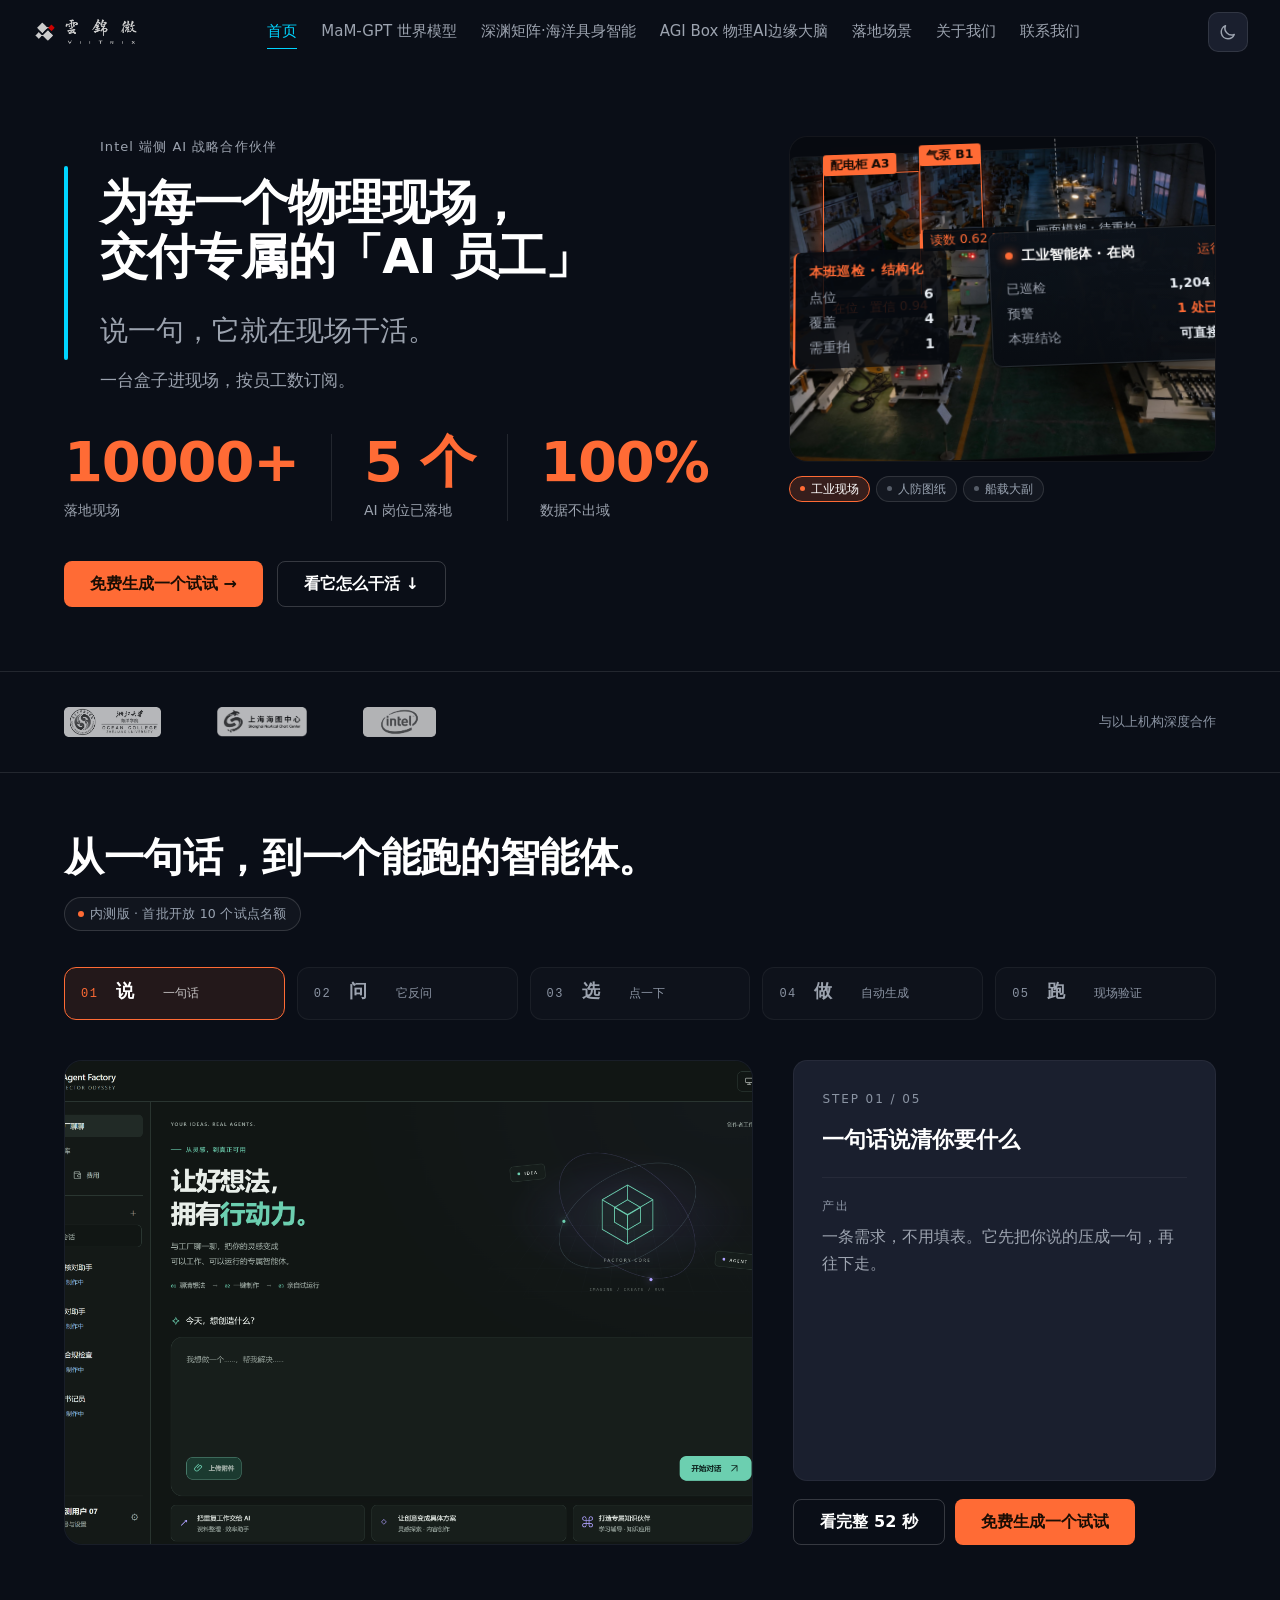
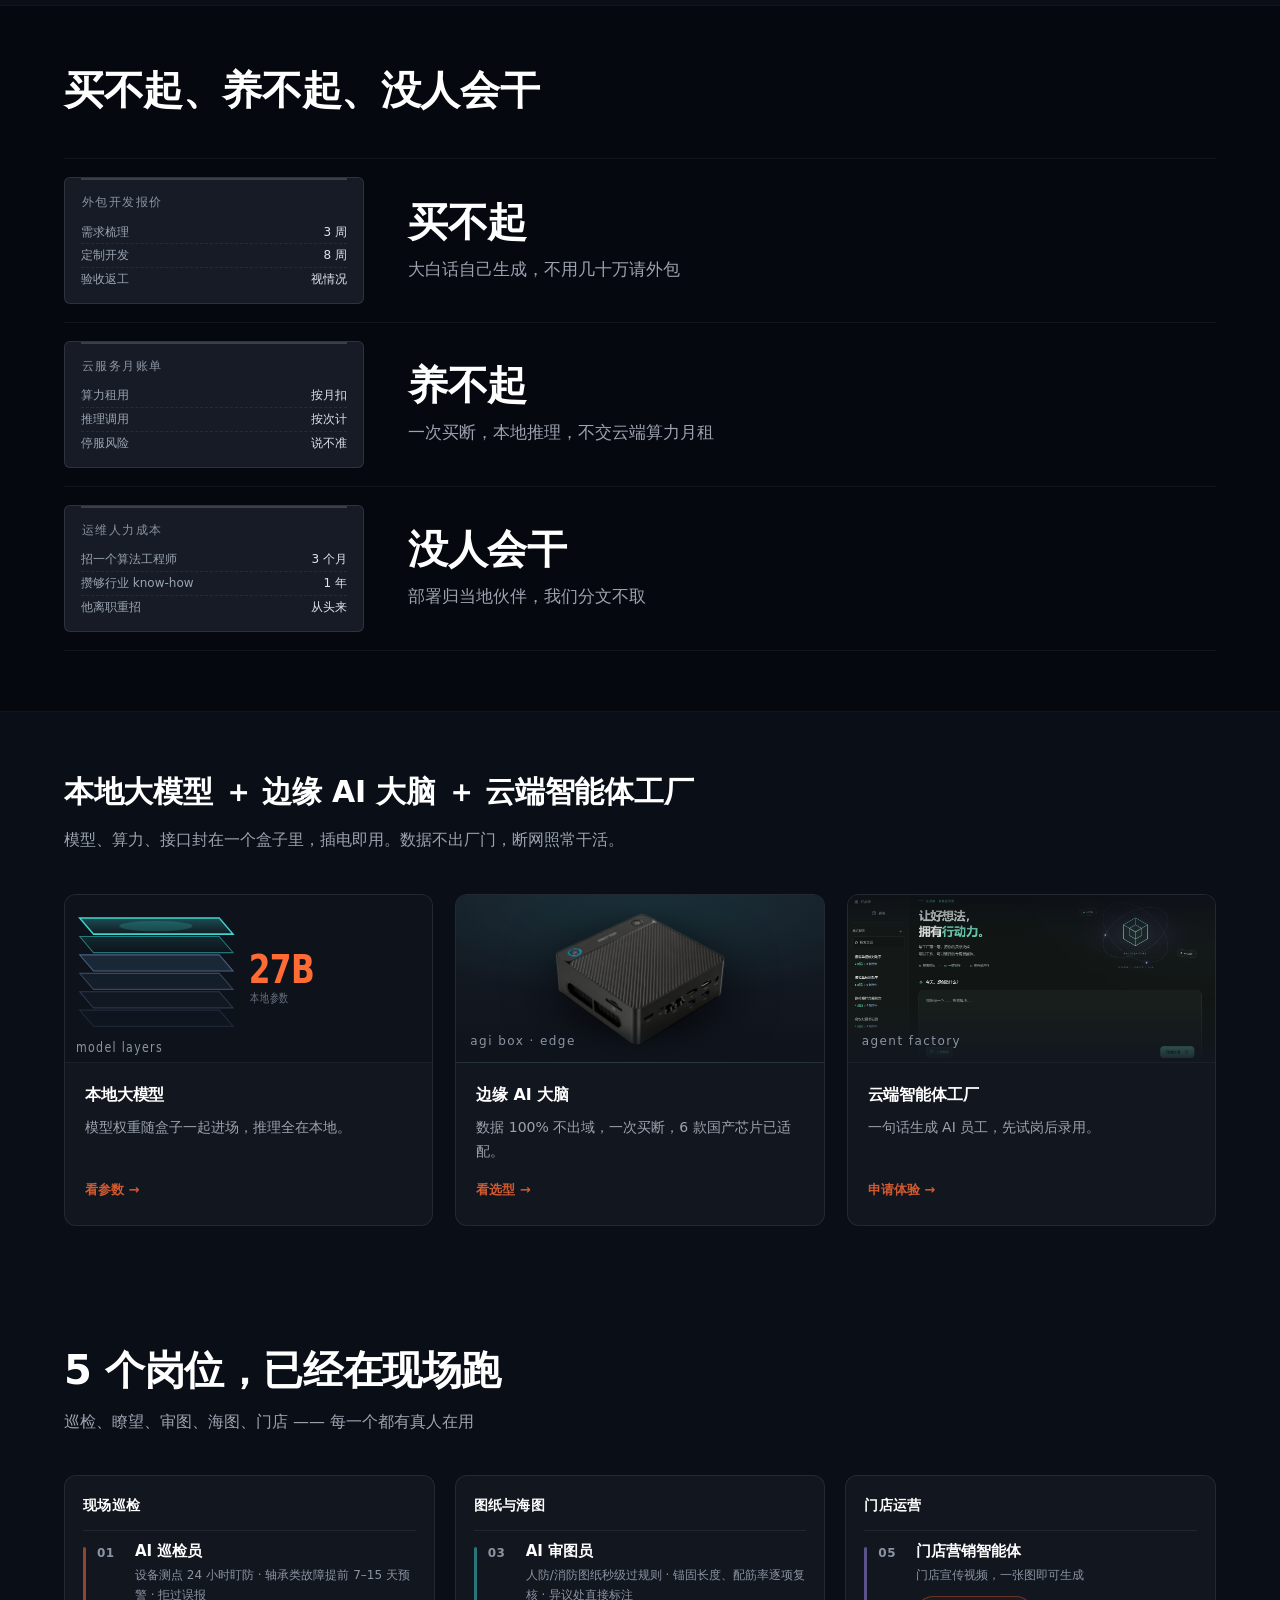
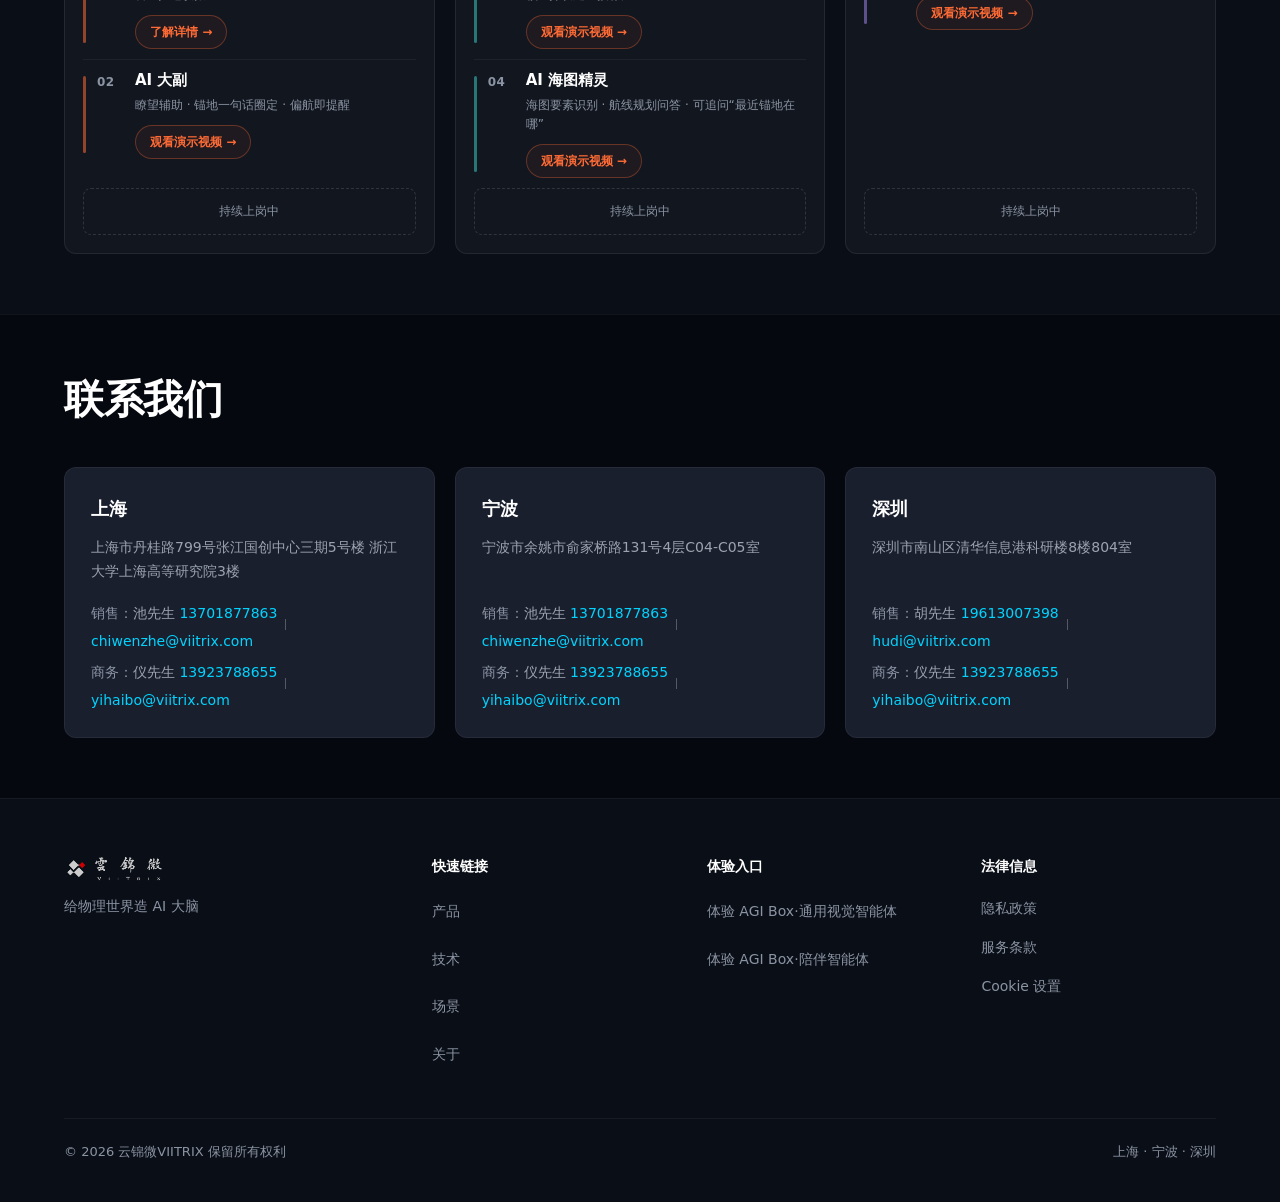
<file: index.html>
<!DOCTYPE html>
<html lang="zh-CN">
<head>
<meta charset="UTF-8">
<meta name="viewport" content="width=device-width, initial-scale=1.0">
<meta name="theme-color" content="#0a0e17">
<title>云锦微 VIITRIX — 为每一个物理现场，交付专属的「AI 员工」</title>
<meta name="description" content="本地大模型＋边缘AI大脑（AGI Box）＋云端智能体工厂。已落地 10000+ 物理现场，数据 100% 不出域。说一句，它就在现场干活。">
<meta property="og:type" content="website">
<meta property="og:title" content="云锦微 VIITRIX — 为每一个物理现场，交付专属的「AI 员工」">
<meta property="og:description" content="本地大模型＋边缘AI大脑（AGI Box）＋云端智能体工厂。已落地 10000+ 物理现场，数据 100% 不出域。">
<meta property="og:image" content="images/scene-industrial.jpg">
<meta property="og:locale" content="zh_CN">
<link rel="icon" href="images/logo.png">
<link rel="stylesheet" href="css/styles.css?v=20261110b">
<script type="application/ld+json">
{
  "@context": "https://schema.org",
  "@type": "Organization",
  "name": "云锦微 VIITRIX",
  "url": "https://www.viitrix.com/",
  "logo": "https://www.viitrix.com/images/logo.png",
  "description": "本地大模型＋边缘AI大脑（AGI Box）＋云端智能体工厂，为物理现场交付专属 AI 员工。",
  "address": [
    {
      "@type": "PostalAddress",
      "addressCountry": "CN",
      "addressRegion": "上海市",
      "addressLocality": "上海",
      "streetAddress": "丹桂路799号张江国创中心三期5号楼 浙江大学上海高等研究院3楼"
    },
    {
      "@type": "PostalAddress",
      "addressCountry": "CN",
      "addressRegion": "浙江省",
      "addressLocality": "宁波",
      "streetAddress": "余姚市俞家桥路131号4层C04-C05室"
    },
    {
      "@type": "PostalAddress",
      "addressCountry": "CN",
      "addressRegion": "广东省",
      "addressLocality": "深圳",
      "streetAddress": "南山区清华信息港科研楼8楼804室"
    }
  ]
}
</script>
</head>
<body>

<!-- ===================== 导航 ===================== -->
<header class="nav" id="nav">
  <div class="container nav-inner">
    <a href="index.html" class="nav-logo">
      <img class="nav-logo-img" src="images/logo.png" alt="云锦微 VIITRIX">
    </a>

    <nav class="nav-links" aria-label="主导航">
      <a href="index.html" class="is-current" aria-current="page">首页</a>
      <a href="investor-mamgpt.html">MaM-GPT 世界模型</a>
      <a href="investor-abyss.html">深渊矩阵·海洋具身智能</a>
      <a href="customer-agibox.html">AGI Box 物理AI边缘大脑</a>
      <a href="scenarios.html">落地场景</a>
      <a href="about.html">关于我们</a>
      <a href="contact.html">联系我们</a>
    </nav>

    <button class="nav-theme" id="theme-toggle-btn" aria-label="切换主题" title="切换主题">
      <svg id="theme-icon-dark" class="theme-ico" fill="none" stroke="currentColor" viewBox="0 0 24 24">
        <path stroke-linecap="round" stroke-linejoin="round" stroke-width="2" d="M20.354 15.354A9 9 0 018.646 3.646 9.003 9.003 0 0012 21a9.003 9.003 0 008.354-5.646z"></path>
      </svg>
      <svg id="theme-icon-light" class="theme-ico is-hidden" fill="none" stroke="currentColor" viewBox="0 0 24 24">
        <path stroke-linecap="round" stroke-linejoin="round" stroke-width="2" d="M12 3v1m0 16v1m9-9h-1M4 12H3m15.364 6.364l-.707-.707M6.343 6.343l-.707-.707m12.728 0l-.707.707M6.343 17.657l-.707.707M16 12a4 4 0 11-8 0 4 4 0 018 0z"></path>
      </svg>
    </button>

    <button class="nav-toggle" id="navToggle" aria-label="展开菜单" aria-expanded="false">
      <svg width="18" height="18" viewBox="0 0 24 24" fill="none" stroke="currentColor" stroke-width="2">
        <path d="M4 6h16M4 12h16M4 18h16"></path>
      </svg>
    </button>
  </div>

  <div class="nav-mobile" id="navMobile">
    <div class="container">
      <a href="index.html" class="is-current" aria-current="page">首页</a>
      <a href="investor-mamgpt.html">MaM-GPT 世界模型</a>
      <a href="investor-abyss.html">深渊矩阵·海洋具身智能</a>
      <a href="customer-agibox.html">AGI Box 物理AI边缘大脑</a>
      <a href="scenarios.html">落地场景</a>
      <a href="about.html">关于我们</a>
      <a href="contact.html">联系我们</a>
      <button class="nav-mobile-theme" id="mobile-theme-toggle">
        <svg id="mobile-theme-icon-dark" class="theme-ico" fill="none" stroke="currentColor" viewBox="0 0 24 24">
          <path stroke-linecap="round" stroke-linejoin="round" stroke-width="2" d="M20.354 15.354A9 9 0 018.646 3.646 9.003 9.003 0 0012 21a9.003 9.003 0 008.354-5.646z"></path>
        </svg>
        <svg id="mobile-theme-icon-light" class="theme-ico is-hidden" fill="none" stroke="currentColor" viewBox="0 0 24 24">
          <path stroke-linecap="round" stroke-linejoin="round" stroke-width="2" d="M12 3v1m0 16v1m9-9h-1M4 12H3m15.364 6.364l-.707-.707M6.343 6.343l-.707-.707m12.728 0l-.707.707M6.343 17.657l-.707.707M16 12a4 4 0 11-8 0 4 4 0 018 0z"></path>
        </svg>
        <span>切换主题</span>
      </button>
    </div>
  </div>
</header>

<main>

<!-- ===================== H1 Hero ===================== -->
<section class="hero" id="hero">
  <div class="container hero-grid">
    <div class="hero-copy">
      <div class="hero-head">
        <span class="hero-decor" aria-hidden="true"></span>
        <p class="eyebrow">Intel 端侧 AI 战略合作伙伴</p>
        <h1 class="hero-title">为每一个物理现场，<br>交付专属的「AI 员工」</h1>

      <p class="hero-result">说一句，它就在现场干活。</p>

      <p class="hero-sub">一台盒子进现场，按员工数订阅。</p>
      </div>

      <div class="hero-stats">
        <div class="hero-stat">
          <strong class="num">10000+</strong>
          <span>落地现场</span>
        </div>
        <div class="hero-stat">
          <strong class="num">5 个</strong>
          <span>AI 岗位已落地</span>
        </div>
        <div class="hero-stat">
          <strong class="num">100%</strong>
          <span>数据不出域</span>
        </div>
      </div>

      <div class="hero-actions">
        <button class="btn btn-primary" data-open-modal>免费生成一个试试 →</button>
        <a class="btn btn-ghost" href="#demo">看它怎么干活 ↓</a>
      </div>
    </div>

    <div class="hero-visual-wrap">
      <div class="hero-visual" id="hero-visual" aria-label="三类现场智能体分层解析演示">
        <div class="hv-stage" id="hvStage"></div>
      </div>
      <div class="hv-dots" id="hvDots"></div>
    </div>
  </div>
</section>

<!-- ===================== 信任条 ===================== -->
<section class="trustbar">
  <div class="container trustbar-inner">
    <div class="trustbar-logos">
      <img src="images/partners/partner-1.png" alt="浙江大学" loading="lazy">
      <img src="images/partners/partner-2.png" alt="交通部上海海图中心" loading="lazy">
      <img src="images/partners/partner-3.png" alt="Intel" loading="lazy">
    </div>
    <p class="trustbar-note">与以上机构深度合作</p>
  </div>
</section>

<!-- ===================== H2 演示区 ===================== -->
<section class="section" id="demo">
  <div class="container">
    <div class="demo-head">
      <h2 class="h2">从一句话，到一个能跑的智能体。</h2>
      <p class="demo-badge">内测版 · 首批开放 10 个试点名额</p>
    </div>

    <div class="demo-tabs" role="tablist" aria-label="生成步骤">
      <button class="demo-tab is-active" role="tab" aria-selected="true" data-step="0">
        <span class="tab-n">01</span><span class="tab-t">说</span><span class="tab-d">一句话</span><span class="tab-bar"></span>
      </button>
      <button class="demo-tab" role="tab" aria-selected="false" data-step="1">
        <span class="tab-n">02</span><span class="tab-t">问</span><span class="tab-d">它反问</span><span class="tab-bar"></span>
      </button>
      <button class="demo-tab" role="tab" aria-selected="false" data-step="2">
        <span class="tab-n">03</span><span class="tab-t">选</span><span class="tab-d">点一下</span><span class="tab-bar"></span>
      </button>
      <button class="demo-tab" role="tab" aria-selected="false" data-step="3">
        <span class="tab-n">04</span><span class="tab-t">做</span><span class="tab-d">自动生成</span><span class="tab-bar"></span>
      </button>
      <button class="demo-tab" role="tab" aria-selected="false" data-step="4">
        <span class="tab-n">05</span><span class="tab-t">跑</span><span class="tab-d">现场验证</span><span class="tab-bar"></span>
      </button>
    </div>

    <div class="demo-grid">
      <div class="demo-media" id="demoMedia">
        <img id="demoShot" src="images/01-idle.png" alt="智能体工厂操作画面：说">
        <video id="demoVideo" muted playsinline preload="none" hidden></video>
      </div>

      <div class="demo-side">
        <div class="demo-card">
          <div class="demo-step-no" id="demoNo">STEP 01 / 05</div>
          <h3 id="demoTitle">一句话说清你要什么</h3>

          <div class="demo-row">
            <div class="demo-row-label">产出</div>
            <p id="demoDesc">一条需求，不用填表。它先把你说的压成一句，再往下走。</p>
          </div>
        </div>

        <div class="demo-side-foot">
          <button class="btn btn-ghost" data-open-film>看完整 52 秒</button>
          <button class="btn btn-primary" data-open-modal>免费生成一个试试</button>
        </div>
      </div>
    </div>
  </div>
</section>

<!-- ===================== H3 三笔账 ===================== -->
<section class="section ledger" id="ledger">
  <div class="container">
    <div class="ledger-head">
      <h2 class="h2">买不起、养不起、没人会干</h2>
    </div>

    <div class="ledger-grid">
      <div class="ledger-row">
        <div class="bill">
          <div class="bill-cap">外包开发报价</div>
          <ul class="bill-lines">
            <li><span>需求梳理</span><b>3 周</b></li>
            <li><span>定制开发</span><b>8 周</b></li>
            <li><span>验收返工</span><b>视情况</b></li>
          </ul>
          
          <div class="bill-stamp">作废</div>
        </div>
        <div class="ledger-say">
          <h3><em>买不起</em></h3>
          <p>大白话自己生成，不用几十万请外包</p>
        </div>
      </div>

      <div class="ledger-row">
        <div class="bill">
          <div class="bill-cap">云服务月账单</div>
          <ul class="bill-lines">
            <li><span>算力租用</span><b>按月扣</b></li>
            <li><span>推理调用</span><b>按次计</b></li>
            <li><span>停服风险</span><b>说不准</b></li>
          </ul>
          
          <div class="bill-stamp">作废</div>
        </div>
        <div class="ledger-say">
          <h3><em>养不起</em></h3>
          <p>一次买断，本地推理，不交云端算力月租</p>
        </div>
      </div>

      <div class="ledger-row">
        <div class="bill">
          <div class="bill-cap">运维人力成本</div>
          <ul class="bill-lines">
            <li><span>招一个算法工程师</span><b>3 个月</b></li>
            <li><span>攒够行业 know-how</span><b>1 年</b></li>
            <li><span>他离职重招</span><b>从头来</b></li>
          </ul>
          
          <div class="bill-stamp">作废</div>
        </div>
        <div class="ledger-say">
          <h3><em>没人会干</em></h3>
          <p>部署归当地伙伴，我们分文不取</p>
        </div>
      </div>
    </div>
  </div>
</section>

<!-- ===================== H4 三位一体 ===================== -->
<section class="section" id="stack">
  <div class="container">
    <div class="stack-head">
      <h2 class="h2">本地大模型 ＋ 边缘 AI 大脑 ＋ 云端智能体工厂</h2>
      <p class="stack-lede">模型、算力、接口封在一个盒子里，插电即用。数据不出厂门，断网照常干活。</p>
    </div>

    <div class="stack-grid">
      <article class="stack-card">
        <div class="sc-visual sc-model">
          <svg viewBox="0 0 400 145" preserveAspectRatio="none" aria-hidden="true">
            <defs>
              <linearGradient id="slabTop" x1="0" y1="0" x2="0" y2="1">
                <stop offset="0" stop-color="#3DD6D0" stop-opacity=".30"/>
                <stop offset="1" stop-color="#3DD6D0" stop-opacity=".04"/>
              </linearGradient>
              <linearGradient id="slab2" x1="0" y1="0" x2="0" y2="1">
                <stop offset="0" stop-color="#3DD6D0" stop-opacity=".12"/>
                <stop offset="1" stop-color="#3DD6D0" stop-opacity="0"/>
              </linearGradient>
            </defs>
            <g transform="translate(12 16)">
              <polygon points="4,84 156,84 171,98 19,98" fill="#111823" stroke="#33415A" stroke-width="1" opacity=".5"/>
              <polygon points="4,68 156,68 171,82 19,82" fill="#131B27" stroke="#3A4A64" stroke-width="1" opacity=".65"/>
              <polygon points="4,52 156,52 171,66 19,66" fill="#16202E" stroke="#42536F" stroke-width="1" opacity=".8"/>
              <polygon points="4,36 156,36 171,50 19,50" fill="#192736" stroke="#4C6080" stroke-width="1"/>
              <polygon points="4,20 156,20 171,34 19,34" fill="url(#slab2)" stroke="#3DD6D0" stroke-width="1" stroke-opacity=".5"/>
              <polygon points="4,4 156,4 171,18 19,18" fill="url(#slabTop)" stroke="#3DD6D0" stroke-width="1.4"/>
              <ellipse cx="87" cy="11" rx="40" ry="4.5" fill="#3DD6D0" opacity=".2"/>
            </g>
            <text x="200" y="76" fill="#FF6B35" font-size="34" font-weight="700" letter-spacing="-0.6">27B</text>
            <text x="202" y="93" fill="#6B7280" font-size="10" letter-spacing=".08em">本地参数</text>
            <text x="12" y="136" fill="#8B94A3" font-size="12" letter-spacing=".12em">model layers</text>
          </svg>
        </div>
        <div class="sc-body">
          <h3>本地大模型</h3>
          <p>模型权重随盒子一起进场，推理全在本地。</p>
          <a href="investor-mamgpt.html">看参数 →</a>
        </div>
      </article>

      <article class="stack-card">
        <div class="sc-visual sc-box">
          <img src="images/products/agibox-thumb.png" alt="AGI Box 边缘 AI 大脑">
          <span class="sc-cap">agi box · edge</span>
        </div>
        <div class="sc-body">
          <h3>边缘 AI 大脑</h3>
          <p>数据 100% 不出域，一次买断，6 款国产芯片已适配。</p>
          <a href="customer-agibox.html">看选型 →</a>
        </div>
      </article>

      <article class="stack-card">
        <div class="sc-visual sc-platform">
          <img src="images/01-idle.png" alt="工厂界面">
          <span class="sc-cap">agent factory</span>
        </div>
        <div class="sc-body">
          <h3>云端智能体工厂</h3>
          <p>一句话生成 AI 员工，先试岗后录用。</p>
          <a href="#lead-modal" data-open-modal>申请体验 →</a>
        </div>
      </article>
    </div>
  </div>
</section>
<!-- ===================== H5 三类员工 ===================== -->
<section class="section" id="proof">
  <div class="container">
    <div class="proof-head">
      <h2 class="h2">5 个岗位，已经在现场跑</h2>
      <p class="proof-lede">巡检、瞭望、审图、海图、门店 —— 每一个都有真人在用</p>
    </div>

    <div class="proof-cats">
      <article class="proof-cat">
        <div class="pc-head">
          <b class="pc-name type-monitor">现场巡检</b>
        </div>
        <ul class="pc-list">
          <li class="proof-item">
            <span class="pi-num">01</span>
            <div class="pi-main">
              <h3>AI 巡检员</h3>
              <p>设备测点 24 小时盯防 · 轴承类故障提前 7–15 天预警 · 拒过误报</p>
              <a class="pi-act" href="videos/proof-1.mp4" target="_blank" rel="noopener">了解详情 →</a>
            </div>
          </li>
          <li class="proof-item">
            <span class="pi-num">02</span>
            <div class="pi-main">
              <h3>AI 大副</h3>
              <p>瞭望辅助 · 锚地一句话圈定 · 偏航即提醒</p>
              <a class="pi-act" href="videos/proof-2.mp4" target="_blank" rel="noopener">观看演示视频 →</a>
            </div>
          </li>
        </ul>
        <div class="pc-ghost">持续上岗中</div>
      </article>

      <article class="proof-cat">
        <div class="pc-head">
          <b class="pc-name type-knowledge">图纸与海图</b>
        </div>
        <ul class="pc-list">
          <li class="proof-item">
            <span class="pi-num">03</span>
            <div class="pi-main">
              <h3>AI 审图员</h3>
              <p>人防/消防图纸秒级过规则 · 锚固长度、配筋率逐项复核 · 异议处直接标注</p>
              <a class="pi-act" href="videos/proof-3.mp4" target="_blank" rel="noopener">观看演示视频 →</a>
            </div>
          </li>
          <li class="proof-item">
            <span class="pi-num">04</span>
            <div class="pi-main">
              <h3>AI 海图精灵</h3>
              <p>海图要素识别 · 航线规划问答 · 可追问“最近锚地在哪”</p>
              <a class="pi-act" href="videos/proof-4.mp4" target="_blank" rel="noopener">观看演示视频 →</a>
            </div>
          </li>
        </ul>
        <div class="pc-ghost">持续上岗中</div>
      </article>

      <article class="proof-cat">
        <div class="pc-head">
          <b class="pc-name type-create">门店运营</b>
        </div>
        <ul class="pc-list">
          <li class="proof-item">
            <span class="pi-num">05</span>
            <div class="pi-main">
              <h3>门店营销智能体</h3>
              <p>门店宣传视频，一张图即可生成</p>
              <a class="pi-act" href="videos/proof-5.mp4" target="_blank" rel="noopener">观看演示视频 →</a>
            </div>
          </li>
        </ul>
        <div class="pc-ghost">持续上岗中</div>
      </article>
    </div>
  </div>
</section>
<!-- ===================== 联系区块 ===================== -->
<section class="section contact" id="contact">
  <div class="container">
    <h2 class="h2">联系我们</h2>

    <div class="contact-grid">
      <div class="contact-card">
        <h3>上海</h3>
        <address>上海市丹桂路799号张江国创中心三期5号楼 浙江大学上海高等研究院3楼</address>
        <div class="contact-lines">
          <p><span>销售：</span>池先生 <a href="tel:13701877863">13701877863</a><span class="sep">|</span><a href="mailto:chiwenzhe@viitrix.com">chiwenzhe@viitrix.com</a></p>
          <p><span>商务：</span>仪先生 <a href="tel:13923788655">13923788655</a><span class="sep">|</span><a href="mailto:yihaibo@viitrix.com">yihaibo@viitrix.com</a></p>
        </div>
      </div>

      <div class="contact-card">
        <h3>宁波</h3>
        <address>宁波市余姚市俞家桥路131号4层C04-C05室</address>
        <div class="contact-lines">
          <p><span>销售：</span>池先生 <a href="tel:13701877863">13701877863</a><span class="sep">|</span><a href="mailto:chiwenzhe@viitrix.com">chiwenzhe@viitrix.com</a></p>
          <p><span>商务：</span>仪先生 <a href="tel:13923788655">13923788655</a><span class="sep">|</span><a href="mailto:yihaibo@viitrix.com">yihaibo@viitrix.com</a></p>
        </div>
      </div>

      <div class="contact-card">
        <h3>深圳</h3>
        <address>深圳市南山区清华信息港科研楼8楼804室</address>
        <div class="contact-lines">
          <p><span>销售：</span>胡先生 <a href="tel:19613007398">19613007398</a><span class="sep">|</span><a href="mailto:hudi@viitrix.com">hudi@viitrix.com</a></p>
          <p><span>商务：</span>仪先生 <a href="tel:13923788655">13923788655</a><span class="sep">|</span><a href="mailto:yihaibo@viitrix.com">yihaibo@viitrix.com</a></p>
        </div>
      </div>
    </div>
  </div>
</section>

</main>

<!-- ===================== 页脚 ===================== -->
<footer class="footer">
  <div class="container">
    <div class="footer-grid">
      <div class="footer-brand">
        <img src="images/logo.png" alt="云锦微 VIITRIX" style="height:28px;width:auto;">
        <p>给物理世界造 AI 大脑</p>
      </div>

      <div class="footer-col">
        <h4>快速链接</h4>
        <ul>
          <li><a href="customer-agibox.html">产品</a></li>
          <li><a href="investor-mamgpt.html">技术</a></li>
          <li><a href="scenarios.html">场景</a></li>
          <li><a href="about.html">关于</a></li>
        </ul>
      </div>

      <div class="footer-col">
        <h4>体验入口</h4>
        <ul>
          <li><a href="zn-claw.html">体验 AGI Box·通用视觉智能体</a></li>
          <li><a href="yinian.html">体验 AGI Box·陪伴智能体</a></li>
        </ul>
      </div>

      <div class="footer-col">
        <h4>法律信息</h4>
        <ul>
          <li><span>隐私政策</span></li>
          <li><span>服务条款</span></li>
          <li><span>Cookie 设置</span></li>
        </ul>
      </div>
    </div>

    <div class="footer-bottom">
      <span>© 2026 云锦微VIITRIX 保留所有权利</span>
      <span>上海 · 宁波 · 深圳</span>
    </div>
  </div>
</footer>

<!-- ===================== 留资弹窗 ===================== -->
<div class="modal" id="lead-modal" role="dialog" aria-modal="true" aria-labelledby="leadTitle">
    <div class="modal-mask" data-close-modal></div>

    <div class="modal-dialog modal-qr">
      <button class="modal-close" data-close-modal aria-label="关闭">
        <svg width="18" height="18" viewBox="0 0 24 24" fill="none" stroke="currentColor" stroke-width="2">
          <path d="M18 6L6 18M6 6l12 12"></path>
        </svg>
      </button>

      <h3 id="leadTitle">加商务微信，直接聊你的现场</h3>
      <p class="modal-desc">扫码添加，备注「现场 + 行业」。工作时间内回复，先聊你的现场，再谈试岗。</p>

      <div class="qr-box">
        <img src="images/qrcode-wechat-business.png" alt="云锦微商务微信二维码" width="248" height="248">
      </div>

      <p class="qr-note">不方便扫码？先看看 <a href="#demo" data-close-modal>它怎么干活</a>，回头再来找我们。</p>
    </div>
  </div>

  <!-- ===================== 视频弹窗 ===================== -->
  <div class="modal" id="film-modal" role="dialog" aria-modal="true" aria-labelledby="filmTitle">
    <div class="modal-mask" data-close-film></div>

    <div class="modal-dialog modal-film">
      <button class="modal-close" data-close-film aria-label="关闭">
        <svg width="18" height="18" viewBox="0 0 24 24" fill="none" stroke="currentColor" stroke-width="2">
          <path d="M18 6L6 18M6 6l12 12"></path>
        </svg>
      </button>

      <div class="film-head">
        <h3 id="filmTitle">从一句话，到一个能跑的智能体</h3>
        <span>52 秒 · 全程实录</span>
      </div>

      <div class="film-box">
        <video id="filmPlayer" controls playsinline preload="metadata" poster="images/25-try-done.png">
          <source src="videos/film-52s.mp4" type="video/mp4">
          你的浏览器不支持视频播放。
        </video>
      </div>

      <p class="film-note">片子里出现的界面、进度和结果都是真实跑出来的，没有剪辑拼接。</p>
    </div>
  </div>

<script>
(function () {
  'use strict';

  /* ---------- 导航 ---------- */
  var nav = document.getElementById('nav');
  var navToggle = document.getElementById('navToggle');
  var navMobile = document.getElementById('navMobile');

  function onScroll() {
    nav.classList.toggle('is-stuck', window.scrollY > 24);
  }
  window.addEventListener('scroll', onScroll, { passive: true });
  onScroll();

  navToggle.addEventListener('click', function () {
    var open = navMobile.classList.toggle('is-open');
    navToggle.setAttribute('aria-expanded', String(open));
  });

  navMobile.addEventListener('click', function (e) {
    if (e.target.tagName === 'A') {
      navMobile.classList.remove('is-open');
      navToggle.setAttribute('aria-expanded', 'false');
    }
  });

  /* ---------- H1 三场景分层抽离（照片 → 粒子取数 → 检出 → 字段 → 员工） ---------- */
  var HV_CFG = [
    {
      img: 'images/scene-industrial.jpg', op: '50% 50%', c: '#FF6B35',
      alt: '工业现场车间俯瞰',
      frames: [
        { x: 10, y: 24, w: 22, h: 40, label: '配电柜 A3', sub: '在位 · 置信 0.94' },
        { x: 32, y: 22, w: 14, h: 22, label: '气泵 B1', sub: '读数 0.62 MPa' },
        { x: 63, y: 12, w: 19, h: 30, label: '消防栓 D1', sub: '画面模糊 · 待重拍', dim: true }
      ],
      fieldsTitle: '本班巡检 · 结构化',
      fields: [['点位', '6'], ['覆盖', '4'], ['需重拍', '1']],
      agent: {
        name: '工业智能体 · 在岗', st: '运行中',
        lines: [['已巡检', '1,204 测点'], ['预警', '1 处已推送'], ['本班结论', '可直接补拍']]
      }
    },
    {
      img: 'images/scene-cad.jpg', op: '50% 30%', c: '#00D4FF',
      alt: '人防图纸审图画面',
      frames: [
        { x: 30, y: 8, w: 26, h: 26, label: '梁柱节点', sub: '箍筋间距 100' },
        { x: 60, y: 16, w: 24, h: 34, label: '1-1 剖面', sub: '标注不全 · 待确认', dim: true },
        { x: 4, y: 30, w: 26, h: 34, label: '门框墙详图', sub: '配筋 4Φ16 · 合规' },
        { x: 4, y: 74, w: 20, h: 18, label: '锚入长度', sub: '≥ 0.4LaF · 够' }
      ],
      fieldsTitle: '待复核 7',
      fields: [['图纸', '人防结施'], ['构件', '128 个'], ['异议', '7 处'], ['版本', 'V3 · 2026-11']],
      agent: {
        name: '审图智能体 · 在岗', st: '运行中',
        lines: [['已审构件', '128 个'], ['提出问题', '7 处'], ['本图结论', '可出图']]
      }
    },
    {
      img: 'images/scene-marine.jpg', op: '100% 50%', c: '#FFB300',
      alt: '海洋船舶驾驶台黄昏',
      frames: [
        { x: 66, y: 44, w: 31, h: 26, label: '电子海图', sub: '航迹偏右 40m' },
        { x: 34, y: 25, w: 46, h: 25, label: '来船', sub: '距离 0.8 海里' },
        { x: 0, y: 62, w: 27, h: 23, label: '操舵台', sub: '舵角 2° · 手操' }
      ],
      fieldsTitle: '最近来船 0.8 海里',
      fields: [['航段', '锚地进港'], ['能见度', '6 海里'], ['偏航', '1 处'], ['班次', '18:00 - 24:00']],
      agent: {
        name: '大副智能体 · 在岗', st: '运行中',
        lines: [['已记航行', '本轮 46 条'], ['提醒', '1 处偏航'], ['本班结论', '保持手操']]
      }
    }
  ];

  var hvStage = document.getElementById('hvStage');
  var hvScenes = [];
  var hvIndex = 0;
  var hvStatic = false;
  var hvTimers = [];

  function hvLater(fn, ms) { hvTimers.push(window.setTimeout(fn, ms)); }
  function hvClear() { hvTimers.forEach(window.clearTimeout); hvTimers = []; }

  function hvIsStatic() {
    return window.matchMedia('(max-width: 767px), (prefers-reduced-motion: reduce)').matches;
  }

  function hvBuild() {
    if (!hvStage) return;
    var html = '';

    HV_CFG.forEach(function (s, i) {
      html += '<div class="hv-scene' + (i === 0 ? ' is-on' : '') + '" data-i="' + i + '" style="--sc:' + s.c + '">';
      html += '<div class="hv-layer hv-photo"><img src="' + s.img + '" alt="' + s.alt + '" loading="' + (i ? 'lazy' : 'eager') + '" style="object-position:' + s.op + '"></div>';
      html += '<canvas class="hv-layer hv-parts"></canvas>';

      html += '<div class="hv-layer hv-frames">';
      s.frames.forEach(function (f) {
        var cls = 'hv-frm' + (f.dim ? ' is-dim' : '') + (f.x > 54 ? ' is-right' : '');
        html += '<div class="' + cls + '" style="left:' + f.x + '%;top:' + f.y + '%;width:' + f.w + '%;height:' + f.h + '%">' +
          '<b>' + f.label + '</b><i>' + f.sub + '</i></div>';
      });
      html += '</div>';

      html += '<div class="hv-layer hv-fields"><div class="hv-fld"><em>' + s.fieldsTitle + '</em>';
      s.fields.forEach(function (f) {
        html += '<span>' + f[0] + '<b>' + f[1] + '</b></span>';
      });
      html += '</div></div>';

      html += '<div class="hv-layer hv-agent"><div class="hv-agent-card">' +
        '<div class="hv-ah"><i></i><span class="nm">' + s.agent.name + '</span><span class="st">' + s.agent.st + '</span></div>';
      s.agent.lines.forEach(function (l, k) {
        html += '<div class="hv-al' + (k === 1 ? ' bad' : '') + '"><span>' + l[0] + '</span><b>' + l[1] + '</b></div>';
      });
      html += '</div></div>';

      html += '</div>';
    });

    hvStage.innerHTML = html;
    hvScenes = Array.prototype.slice.call(hvStage.querySelectorAll('.hv-scene'));
  }

  function hvBuildParts(scene, cfg) {
    var cv = scene.querySelector('.hv-parts');
    var box = hvStage.getBoundingClientRect();
    var w = Math.max(1, box.width);
    var h = Math.max(1, box.height);
    var dpr = Math.min(2, window.devicePixelRatio || 1);

    cv.width = Math.round(w * dpr);
    cv.height = Math.round(h * dpr);

    var ctx = cv.getContext('2d');
    ctx.setTransform(dpr, 0, 0, dpr, 0, 0);

    var targets = cfg.frames.map(function (f) {
      return { x: (f.x + f.w / 2) / 100 * w, y: (f.y + f.h / 2) / 100 * h };
    });

    var parts = [];
    for (var i = 0; i < 420; i++) {
      var px = Math.random() * w;
      var py = Math.random() * h;
      var best = targets[0];
      var bd = Infinity;

      targets.forEach(function (t) {
        var d = (t.x - px) * (t.x - px) + (t.y - py) * (t.y - py);
        if (d < bd) { bd = d; best = t; }
      });

      parts.push({
        x0: px, y0: py, x: px, y: py,
        tx: best.x + (Math.random() - .5) * 34,
        ty: best.y + (Math.random() - .5) * 34,
        on: false, p: 0, life: 0,
        r: 1 + Math.random() * 1.4
      });
    }

    scene._ctx = ctx;
    scene._w = w;
    scene._h = h;
    scene._parts = parts;
    scene._sc = cfg.c;
  }

  function hvPlayParts(scene) {
    var ctx = scene._ctx;
    if (!ctx) return;

    var w = scene._w;
    var h = scene._h;
    var ps = scene._parts;
    var color = scene._sc;
    var t0 = performance.now();

    cancelAnimationFrame(scene._raf);

    function step(now) {
      var t = (now - t0) / 1000;
      ctx.clearRect(0, 0, w, h);

      var sy = h - (t / 1.05) * h * 1.25;

      if (sy > -70 && sy < h + 70) {
        var g = ctx.createLinearGradient(0, sy - 46, 0, sy + 4);
        g.addColorStop(0, 'rgba(255,255,255,0)');
        g.addColorStop(1, color + '38');
        ctx.fillStyle = g;
        ctx.fillRect(0, sy - 46, w, 50);
        ctx.strokeStyle = color;
        ctx.globalAlpha = .78;
        ctx.lineWidth = 1.4;
        ctx.beginPath();
        ctx.moveTo(0, sy);
        ctx.lineTo(w, sy);
        ctx.stroke();
        ctx.globalAlpha = 1;
      }

      ps.forEach(function (p) {
        if (!p.on && p.y0 > sy) p.on = true;

        if (p.on) {
          p.p = Math.min(1, p.p + 0.018);
          var e = 1 - Math.pow(1 - p.p, 3);
          p.x = p.x0 + (p.tx - p.x0) * e;
          p.y = p.y0 + (p.ty - p.y0) * e;
          p.life = Math.max(0, 1 - Math.max(0, (t - 1.25) / 1.0));
          ctx.globalAlpha = p.life * .92;
          ctx.fillStyle = color;
          ctx.beginPath();
          ctx.arc(p.x, p.y, p.r, 0, 6.2832);
          ctx.fill();
        }
      });

      ctx.globalAlpha = 1;

      if (t < 2.35) {
        scene._raf = requestAnimationFrame(step);
      } else {
        ctx.clearRect(0, 0, w, h);
      }
    }

    scene._raf = requestAnimationFrame(step);
  }

  function hvRun() {
    hvClear();
    if (!hvScenes.length) return;

    hvScenes.forEach(function (el, i) {
      el.classList.toggle('is-on', i === hvIndex);
    });

    var hvDotsEl = document.getElementById('hvDots');
    if (hvDotsEl) {
      Array.prototype.forEach.call(hvDotsEl.querySelectorAll('button'), function (x, i) {
        x.classList.toggle('is-on', i === hvIndex);
      });
    }

    var scene = hvScenes[hvIndex];
    var cfg = HV_CFG[hvIndex];
    var frames = scene.querySelector('.hv-frames');
    var fields = scene.querySelector('.hv-fields');
    var agentEl = scene.querySelector('.hv-agent');
    var boxes = Array.prototype.slice.call(scene.querySelectorAll('.hv-frm'));

    hvStage.classList.remove('is-open');
    hvStage.style.transition = 'none';
    void hvStage.offsetWidth;
    hvStage.style.transition = '';
    frames.classList.remove('is-on');
    fields.classList.remove('is-on');
    agentEl.classList.remove('is-on');
    boxes.forEach(function (b) { b.classList.remove('is-lit'); });

    hvBuildParts(scene, cfg);

    if (hvStatic) {
      hvStage.classList.add('is-open');
      frames.classList.add('is-on');
      fields.classList.add('is-on');
      agentEl.classList.add('is-on');
      boxes.forEach(function (b) { b.classList.add('is-lit'); });
      return;
    }

    hvLater(function () { hvStage.classList.add('is-open'); }, 50);
    hvLater(function () { hvPlayParts(scene); }, 110);
    hvLater(function () { frames.classList.add('is-on'); }, 360);
    boxes.forEach(function (b, i) {
      hvLater(function () { b.classList.add('is-lit'); }, 360 + i * 85);
    });
    hvLater(function () { fields.classList.add('is-on'); }, 620);
    hvLater(function () { agentEl.classList.add('is-on'); }, 760);
    hvLater(function () {
      hvIndex = (hvIndex + 1) % hvScenes.length;
      hvRun();
    }, 6000);
  }

  if (hvStage) {
    hvBuild();
    hvStatic = hvIsStatic();

    var hvDots = document.getElementById('hvDots');
    var hvNames = ['工业现场', '人防图纸', '船载大副'];
    if (hvDots) {
      hvDots.innerHTML = hvNames.map(function (n, i) {
        return '<button type="button" data-hv="' + i + '"' + (i === 0 ? ' class="is-on"' : '') + '>' +
          '<i></i>' + n + '</button>';
      }).join('');
      hvDots.addEventListener('click', function (e) {
        var b = e.target.closest ? e.target.closest('button[data-hv]') : null;
        if (!b) return;
        hvIndex = Number(b.getAttribute('data-hv'));
        hvDots.querySelectorAll('button').forEach(function (x, i) {
          x.classList.toggle('is-on', i === hvIndex);
        });
        hvRun();
      });
    }

    hvRun();

    var hvResizeTimer;
    window.addEventListener('resize', function () {
      window.clearTimeout(hvResizeTimer);
      hvResizeTimer = window.setTimeout(function () {
        hvRun();
      }, 240);
    });
  }

  /* ---------- H2 演示区 ---------- */
  function pad(n) { return n < 10 ? '0' + n : String(n); }

  var STEPS = [
    { k: '说', t: '一句话说清你要什么', d: '一条需求，不用填表。它先把你说的压成一句，再往下走。', m: '约 40 秒', poster: 'images/01-idle.png', src: 'videos/01-say.mp4' },
    { k: '问', t: '拿不准的地方，它只问一个', d: '一轮问答，一次只问一个关键点。你回一句就行。', m: '约 1 分钟', poster: 'images/05-reply-first.png', src: 'videos/02-ask.mp4' },
    { k: '选', t: '拿不准的，你点一个', d: '它把可能性摆成几行，你点一下，它就往下走。', m: '约 10 秒', poster: 'images/13-platform.png', src: 'videos/03-pick.mp4' },
    { k: '做', t: '它真的在做，不是假进度', d: '进度条下面写着：正在读取真实输出。不是转圈动画。', m: '约 9 分钟', poster: 'images/17-progress-12.png', src: 'videos/04-build.mp4' },
    { k: '跑', t: '出来的是能运行的程序，不是文档', d: '三段清单：需重拍、未覆盖、待确认。拿来就能用。', m: '立即可用', poster: 'images/25-try-done.png', src: 'videos/05-run.mp4' }
  ];

  var tabs = Array.prototype.slice.call(document.querySelectorAll('.demo-tab'));
  var media = document.getElementById('demoMedia');
  var shot = document.getElementById('demoShot');
  var video = document.getElementById('demoVideo');
  var noEl = document.getElementById('demoNo');
  var titleEl = document.getElementById('demoTitle');
  var descEl = document.getElementById('demoDesc');
  var active = 0;

  function playVideo(src) {
    if (!src) return;
    video.hidden = false;
    video.classList.remove('is-ready');
    video.onloadeddata = function () {
      video.classList.add('is-ready');
      var p = video.play();
      if (p && p.catch) p.catch(function () {});
    };
    video.onerror = function () {
      video.hidden = true;
      video.classList.remove('is-ready');
    };
    video.src = src;
    video.load();
  }

  function selectStep(i) {
    active = i;
    var s = STEPS[i];

    tabs.forEach(function (t, idx) {
      var on = idx === i;
      t.classList.toggle('is-active', on);
      t.setAttribute('aria-selected', String(on));
      var bar = t.querySelector('.tab-bar');
      if (bar && !on) bar.style.width = '0';
    });

    media.classList.add('is-switching');
    window.setTimeout(function () {
      shot.src = s.poster;
      shot.alt = '智能体工厂操作画面：' + s.k;
      noEl.textContent = 'STEP ' + pad(i + 1) + ' / ' + pad(STEPS.length);
      titleEl.textContent = s.t;
      descEl.textContent = s.d;
      playVideo(s.src);
      media.classList.remove('is-switching');
    }, 120);
  }

  // 进度条：跟着当前段的播放位置走
  video.addEventListener('timeupdate', function () {
    var bar = tabs[active] && tabs[active].querySelector('.tab-bar');
    if (!bar) return;
    var d = video.duration;
    bar.style.width = (d && isFinite(d) ? Math.min(video.currentTime / d, 1) * 100 : 0) + '%';
  });

  // 本段播完自动进下一段，最后一段播完回到第一段
  video.addEventListener('ended', function () {
    selectStep((active + 1) % STEPS.length);
  });

  tabs.forEach(function (t) {
    t.addEventListener('click', function () {
      selectStep(Number(t.getAttribute('data-step')));
    });
  });

  // 进视口后再对第 1 段做预加载；素材缺失也不报错
  if ('IntersectionObserver' in window) {
    var io = new IntersectionObserver(function (entries) {
      entries.forEach(function (entry) {
        if (entry.isIntersecting) {
          video.preload = 'auto';
          playVideo(STEPS[active].src);
          io.disconnect();
        }
      });
    }, { threshold: 0.35 });
    io.observe(media);
  }

  /* ---------- H4 剖视图高亮 ---------- */
  var isoBox = document.querySelector('.stack-iso');
  if (isoBox) {
    var isoHot = function (on) { isoBox.classList.toggle('is-hot', on); };
    isoBox.addEventListener('mouseenter', function () { isoHot(true); });
    isoBox.addEventListener('mouseleave', function () { isoHot(false); });
    document.querySelectorAll('.stack-list li').forEach(function (li, i) {
      li.addEventListener('mouseenter', function () { isoHot(true); });
    });
  }

  /* ---------- 弹窗：商务二维码 / 视频 ---------- */
  var leadModal = document.getElementById('lead-modal');
  var filmModal = document.getElementById('film-modal');
  var filmPlayer = document.getElementById('filmPlayer');
  var lastFocus = null;

  function anyOpen() {
    return (leadModal && leadModal.classList.contains('is-open')) ||
           (filmModal && filmModal.classList.contains('is-open'));
  }

  function unlock() {
    if (!anyOpen()) document.body.classList.remove('is-locked');
  }

  function openLead() {
    lastFocus = document.activeElement;
    leadModal.classList.add('is-open');
    document.body.classList.add('is-locked');
  }

  function closeLead() {
    leadModal.classList.remove('is-open');
    unlock();
    if (lastFocus && lastFocus.focus) lastFocus.focus();
  }

  function openFilm() {
    lastFocus = document.activeElement;
    filmModal.classList.add('is-open');
    document.body.classList.add('is-locked');
    if (filmPlayer) {
      try { filmPlayer.currentTime = 0; } catch (err) {}
      var p = filmPlayer.play();
      if (p && p.catch) p.catch(function () {});
    }
  }

  function closeFilm() {
    filmModal.classList.remove('is-open');
    if (filmPlayer) {
      filmPlayer.pause();
      try { filmPlayer.currentTime = 0; } catch (err) {}
    }
    unlock();
    if (lastFocus && lastFocus.focus) lastFocus.focus();
  }

  Array.prototype.slice.call(document.querySelectorAll('[data-open-modal]')).forEach(function (el) {
    el.addEventListener('click', function (e) { e.preventDefault(); openLead(); });
  });

  Array.prototype.slice.call(document.querySelectorAll('[data-close-modal]')).forEach(function (el) {
    el.addEventListener('click', closeLead);
  });

  Array.prototype.slice.call(document.querySelectorAll('[data-open-film]')).forEach(function (el) {
    el.addEventListener('click', function (e) { e.preventDefault(); openFilm(); });
  });

  Array.prototype.slice.call(document.querySelectorAll('[data-close-film]')).forEach(function (el) {
    el.addEventListener('click', closeFilm);
  });

  document.addEventListener('keydown', function (e) {
    if (e.key !== 'Escape') return;
    if (leadModal.classList.contains('is-open')) closeLead();
    if (filmModal.classList.contains('is-open')) closeFilm();
  });
})();
</script>

<script>
/* 主题切换：与 about.html 等页面同一套（body.light-theme + localStorage viitrix-theme） */
(function () {
  var KEY = 'viitrix-theme';
  var body = document.body;
  var dIcon = document.getElementById('theme-icon-dark');
  var lIcon = document.getElementById('theme-icon-light');
  var mdIcon = document.getElementById('mobile-theme-icon-dark');
  var mlIcon = document.getElementById('mobile-theme-icon-light');

  function paint(isLight) {
    body.classList.toggle('light-theme', isLight);
    var navLogo = document.querySelector(".nav-logo-img");
    if (navLogo) { navLogo.src = isLight ? "images/logo-white.png" : "images/logo.png"; }
    if (dIcon) { dIcon.classList.toggle('is-hidden', isLight); }
    if (lIcon) { lIcon.classList.toggle('is-hidden', !isLight); }
    if (mdIcon) { mdIcon.classList.toggle('is-hidden', isLight); }
    if (mlIcon) { mlIcon.classList.toggle('is-hidden', !isLight); }
  }

  function toggle() {
    var isLight = !body.classList.contains('light-theme');
    paint(isLight);
    try { localStorage.setItem(KEY, isLight ? 'light' : 'dark'); } catch (e) {}
  }

  var saved = null;
  try { saved = localStorage.getItem(KEY); } catch (e) {}
  paint(saved === 'light');

  var a = document.getElementById('theme-toggle-btn');
  var b = document.getElementById('mobile-theme-toggle');
  if (a) { a.addEventListener('click', toggle); }
  if (b) { b.addEventListener('click', toggle); }
})();
</script>
</body>
</html>
</file>
<file: css/styles.css>
/* =========================================================
   云锦微 VIITRIX · 首页 v7
   纯 CSS，无框架。仅暗色。
   ========================================================= */

:root {
    /* 色彩（沿用原 token 名，不新增配色） */
    --bg-primary: #0a0e17;
    --bg-secondary: #05080f;
    --bg-card: #1a1f2e;
    --bg-card-hover: #1f2536;
    --bg-input: #0f1420;
    --text-primary: #ffffff;
    --text-secondary: #9ca3af;
    --text-muted: #8b94a3;
    --accent-orange: #ff6b35;
    --accent-cyan: #00d4ff;
    --border-light: rgba(255, 255, 255, 0.05);
    --border-medium: rgba(255, 255, 255, 0.1);
    --border-strong: rgba(255, 255, 255, 0.18);

    /* 版式 */
    --container: 1200px;
    --gutter: 24px;
    --section-gap: 120px;
    --radius-card: 16px;
    --radius-media: 18px;
}

*,
*::before,
*::after {
    box-sizing: border-box;
}

html {
    -webkit-text-size-adjust: 100%;
    scroll-behavior: smooth;
}

body {
    margin: 0;
    font-family: "PingFang SC", "Microsoft YaHei", system-ui, sans-serif;
    font-size: 17px;
    line-height: 1.7;
    color: var(--text-primary);
    background: var(--bg-primary);
    -webkit-font-smoothing: antialiased;
}

img {
    display: block;
    max-width: 100%;
}

a {
    color: inherit;
    text-decoration: none;
}

button {
    font: inherit;
    color: inherit;
    background: none;
    border: 0;
    cursor: pointer;
}

h1,
h2,
h3,
h4,
p,
ul {
    margin: 0;
}

ul {
    padding: 0;
    list-style: none;
}

:focus-visible {
    outline: 2px solid var(--accent-orange);
    outline-offset: 3px;
}

/* ---------- 布局骨架 ---------- */

.container {
    width: 100%;
    max-width: var(--container);
    margin: 0 auto;
    padding: 0 var(--gutter);
}

.section {
    padding: calc(var(--section-gap) / 2) 0;
}

.eyebrow {
    font-size: 13px;
    letter-spacing: 0.08em;
    color: var(--text-secondary);
}

.h2 {
    font-size: 40px;
    line-height: 1.2;
    font-weight: 700;
    letter-spacing: -0.01em;
}

.lead {
    font-size: 17px;
    line-height: 1.7;
    color: var(--text-secondary);
}

.small {
    font-size: 14px;
    line-height: 1.5;
    color: var(--text-secondary);
}

.num {
    font-size: 56px;
    line-height: 1;
    font-weight: 700;
    color: var(--accent-orange);
    font-variant-numeric: tabular-nums;
    letter-spacing: -0.02em;
}

/* ---------- 按钮 ---------- */

.btn {
    display: inline-flex;
    align-items: center;
    gap: 8px;
    padding: 14px 26px;
    border-radius: 8px;
    font-size: 16px;
    font-weight: 600;
    line-height: 1;
    transition: background 160ms ease, border-color 160ms ease, color 160ms ease;
}

.btn-primary {
    background: var(--accent-orange);
    color: #1a0d04;
}

.btn-primary:hover {
    background: #ff7d4d;
}

.btn-ghost {
    border: 1px solid var(--border-strong);
    color: var(--text-primary);
}

.btn-ghost:hover {
    border-color: var(--text-secondary);
    color: #fff;
    background: rgba(255, 255, 255, .06);
}

/* ---------- 导航 ---------- */

.nav {
    position: fixed;
    inset: 0 0 auto 0;
    z-index: 60;
    height: 64px;
    background: transparent;
    border-bottom: 1px solid transparent;
    transition: background 180ms ease, border-color 180ms ease;
}

.nav.is-stuck {
    background: rgba(10, 14, 23, 0.96);
    border-bottom-color: var(--border-light);
}

.nav-inner {
    height: 100%;
    display: flex;
    align-items: center;
    justify-content: space-between;
    gap: 32px;
}

.nav-logo {
    display: flex;
    align-items: center;
    gap: 10px;
    font-size: 15px;
    font-weight: 600;
    letter-spacing: 0.02em;
}

.nav-logo img {
    height: 30px;
    width: auto;
}

.nav-links {
    display: flex;
    align-items: center;
    gap: 28px;
}

.nav-links a {
    display: inline-block;
    padding: 5px 0;
    font-size: 14px;
    color: var(--text-secondary);
    transition: color 160ms ease;
}

.nav-links a:hover,
.nav-links a.is-active {
    color: var(--text-primary);
}

.nav-cta {
    display: inline-flex;
    align-items: center;
    padding: 9px 18px;
    border-radius: 6px;
    font-size: 14px;
    font-weight: 600;
    border: 1px solid var(--border-strong);
    transition: border-color 160ms ease, background 160ms ease;
}

.nav-cta:hover {
    border-color: var(--accent-orange);
    background: rgba(255, 107, 53, 0.08);
}

.nav-toggle {
    display: none;
    width: 40px;
    height: 40px;
    align-items: center;
    justify-content: center;
    border: 1px solid var(--border-medium);
    border-radius: 6px;
    color: var(--text-secondary);
}

.nav-mobile {
    display: none;
    background: var(--bg-primary);
    border-bottom: 1px solid var(--border-light);
}

.nav-mobile a {
    display: block;
    padding: 14px 0;
    font-size: 15px;
    color: var(--text-secondary);
    border-top: 1px solid var(--border-light);
}

.nav-mobile.is-open {
    display: block;
}

/* ---------- H1 Hero ---------- */

.hero {
    padding: 136px 0 64px;
}

.hero-grid {
    display: grid;
    grid-template-columns: 52fr 48fr;
    gap: 48px;
    align-items: center;
}

.hero-title {
    margin-top: 18px;
    font-size: 56px;
    line-height: 1.12;
    font-weight: 700;
    letter-spacing: -0.02em;
}

.hero-result {
    margin-top: 26px;
    font-size: 28px;
    line-height: 1.5;
    font-weight: 500;
    color: var(--text-secondary);
}

.hero-sub {
    margin-top: 14px;
    font-size: 17px;
    line-height: 1.7;
    color: var(--text-secondary);
    max-width: 30em;
}

.hero-stats {
    display: flex;
    align-items: flex-start;
    margin-top: 40px;
}

.hero-stat {
    flex: 0 0 auto;
    padding-right: 32px;
}

.hero-stat + .hero-stat {
    padding-left: 32px;
    border-left: 1px solid var(--border-medium);
}

.hero-stat .num {
    display: block;
    white-space: nowrap;
}

.hero-stat span {
    display: block;
    margin-top: 10px;
    font-size: 14px;
    line-height: 1.5;
    color: var(--text-secondary);
}

.hero-actions {
    display: flex;
    flex-wrap: wrap;
    gap: 14px;
    margin-top: 40px;
}

/* 右侧：三场景分层抽离（照片 → 粒子取数 → 检出框 → 字段 → AI 员工） */
.hero-visual-wrap {
    align-self: start;
    display: flex;
    flex-direction: column;
    gap: 14px;
    min-width: 0;
}

.hero-visual {
    position: relative;
    align-self: start;
    width: 100%;
    height: 0;
    padding-bottom: 75.76%;
    border-radius: var(--radius-media);
    overflow: hidden;
    background: #070a10;
    border: 1px solid var(--border-light);
    perspective: 1500px;
    perspective-origin: 50% 46%;
}

.hv-dots {
    position: static;
    left: auto;
    top: auto;
    z-index: 6;
    display: flex;
    gap: 6px;
}

.hv-dots button {
    display: inline-flex;
    align-items: center;
    gap: 6px;
    padding: 5px 10px;
    border-radius: 999px;
    border: 1px solid rgba(255, 255, 255, .12);
    background: rgba(255, 255, 255, .04);
    font-size: 12px;
    line-height: 1.2;
    color: #9aa4b2;
    cursor: pointer;
    transition: border-color 160ms ease, background 160ms ease, color 160ms ease;
}

.hv-dots button i {
    width: 5px;
    height: 5px;
    border-radius: 50%;
    background: currentColor;
    opacity: .5;
    transition: background 160ms ease, opacity 160ms ease;
}

.hv-dots button:hover {
    border-color: rgba(255, 255, 255, .32);
    color: #e6ebf3;
}

.hv-dots button.is-on {
    border-color: var(--accent-orange);
    background: rgba(255, 107, 53, .18);
    color: #fff;
}

.hv-dots button.is-on i {
    background: var(--accent-orange);
    opacity: 1;
}

.hv-stage {
    position: absolute;
    inset: 0;
    transform-style: preserve-3d;
    transform: rotateX(0deg);
    transition: transform 720ms cubic-bezier(.4, 0, .2, 1);
    will-change: transform;
}

.hv-stage.is-open {
    transform: rotateX(19deg) rotateZ(-2.2deg);
}

.hv-scene {
    position: absolute;
    inset: 0;
    opacity: 0;
    transform-style: preserve-3d;
    transition: opacity 700ms ease;
    pointer-events: none;
}

.hv-scene.is-on { opacity: 1; }

.hv-layer {
    position: absolute;
    inset: 0;
    opacity: 0;
    transition: opacity 520ms ease, transform 900ms cubic-bezier(.4, 0, .2, 1);
}

/* L0 现场照片：始终可见，是唯一"实拍"层 */
.hv-photo {
    opacity: 1;
    overflow: hidden;
    border-radius: 5px;
    box-shadow: 0 34px 70px -30px #000, 0 0 0 1px rgba(255, 255, 255, .06);
}

.hv-photo img {
    display: block;
    width: 100%;
    height: 100%;
    object-fit: cover;
}

.hv-frames.is-on,
.hv-fields.is-on,
.hv-agent.is-on { opacity: 1; }

.hv-stage.is-open .hv-frames { transform: translate3d(0, -20px, 88px); }
.hv-stage.is-open .hv-fields { transform: translate3d(0, -38px, 168px); }
.hv-stage.is-open .hv-agent { transform: translate3d(0, -44px, 120px); }

/* 检出框 */
.hv-frm {
    position: absolute;
    border: 1.5px solid var(--sc);
    box-shadow: 0 0 0 1px rgba(0, 0, 0, .5), 0 0 24px -8px var(--sc);
    opacity: 0;
    transform: scale(.96);
    transition: opacity 450ms ease, transform 450ms ease;
}

.hv-frm.is-lit { opacity: 1; transform: scale(1); }

.hv-frm.is-dim {
    border-style: dashed;
    border-color: rgba(255, 255, 255, .42);
    box-shadow: none;
}

.hv-frm b,
.hv-frm i {
    position: absolute;
    left: -1px;
    white-space: nowrap;
    border-radius: 3px;
    font-style: normal;
}

.hv-frm b {
    top: -21px;
    padding: 2px 7px;
    font-size: 12px;
    font-weight: 600;
    line-height: 1.5;
    background: var(--sc);
    color: #140a05;
}

.hv-frm i {
    bottom: -20px;
    padding: 2px 7px;
    font-size: 12px;
    line-height: 1.5;
    background: rgba(6, 10, 16, .92);
    color: var(--sc);
    border-left: 2px solid var(--sc);
}

.hv-frm.is-dim b { background: rgba(255, 255, 255, .16); color: #e6ebf2; }
.hv-frm.is-dim i { color: #b9c2ce; border-left-color: rgba(255, 255, 255, .4); }

.hv-frm.is-right b,
.hv-frm.is-right i { left: auto; right: -1px; }

/* 结构化字段卡 */
.hv-fld {
    position: absolute;
    left: 6%;
    bottom: 3%;
    width: 32%;
    padding: 10px 12px;
    border-radius: 6px;
    background: rgba(6, 10, 16, .86);
    border-left: 2px solid var(--sc);
    box-shadow: 0 16px 34px -18px #000;
}

.hv-fld em {
    display: block;
    font-size: 12px;
    font-weight: 600;
    font-style: normal;
    line-height: 1.6;
    letter-spacing: .04em;
    color: var(--sc);
    white-space: nowrap;
}

.hv-fld span {
    display: flex;
    justify-content: space-between;
    gap: 10px;
    margin-top: 5px;
    font-size: 12px;
    line-height: 1.5;
    color: var(--text-secondary);
}

.hv-fld span b { color: #e8edf3; font-weight: 600; }

/* AI 员工卡 */
.hv-agent-card {
    position: absolute;
    left: 47%;
    bottom: 4%;
    width: 246px;
    box-sizing: border-box;
    padding: 12px 14px;
    border-radius: 9px;
    background: linear-gradient(180deg, rgba(12, 18, 26, .97), rgba(8, 12, 18, .97));
    border: 1px solid rgba(255, 255, 255, .1);
    box-shadow: 0 22px 48px -22px #000, 0 0 0 1px rgba(0, 0, 0, .4);
}

.hv-ah { display: flex; align-items: center; gap: 8px; margin-bottom: 9px; }

.hv-ah i {
    width: 7px;
    height: 7px;
    flex: none;
    border-radius: 50%;
    background: var(--sc);
    box-shadow: 0 0 10px var(--sc);
}

.hv-ah .nm { font-size: 13px; font-weight: 700; }

.hv-ah .st {
    margin-left: auto;
    font-size: 12px;
    font-weight: 500;
    letter-spacing: .06em;
    color: var(--sc);
    opacity: .9;
}

.hv-al {
    display: flex;
    justify-content: space-between;
    align-items: baseline;
    gap: 10px;
    padding: 2px 0;
    font-size: 12px;
    color: var(--text-secondary);
}

.hv-al b { font-size: 12px; font-weight: 600; color: #e8edf3; }
.hv-al.bad b { color: var(--sc); }

/* 静态合成：移动端 / 减少动态效果 */
@media (max-width: 767px), (prefers-reduced-motion: reduce) {
    .hero-visual { aspect-ratio: auto; }

    .hv-stage,
    .hv-stage.is-open {
        transform: none !important;
        transition: none;
    }

    .hv-layer,
    .hv-stage.is-open .hv-frames,
    .hv-stage.is-open .hv-fields,
    .hv-stage.is-open .hv-agent {
        transform: none !important;
        transition: none;
    }

    .hv-parts { display: none; }

    .hv-frm,
    .hv-fld,
    .hv-agent-card { transition: none; }

    .hv-frm { opacity: 1; transform: none; }
}

@media (max-width: 767px) {
    .hv-agent-card {
        left: auto;
        right: 12px;
        bottom: 12px;
        width: 200px;
        padding: 10px 12px;
    }

    .hv-ah .nm { font-size: 12px; }
    .hv-al { font-size: 12px; }
    .hv-al b { font-size: 12px; }

    /* 窄屏上图太小，框标签互相压住，只留框线 */
    .hv-frm b,
    .hv-frm i { display: none; }

    .hv-fld { left: 12px; top: 12px; width: 46%; padding: 8px 10px; }
    .hv-fld em { font-size: 12px; }
    .hv-fld span { font-size: 12px; }
}

/* ---------- 信任条 ---------- */

.trustbar {
    border-top: 1px solid var(--border-medium);
    border-bottom: 1px solid var(--border-medium);
}

.trustbar-inner {
    display: flex;
    align-items: center;
    justify-content: space-between;
    gap: 32px;
    height: 100px;
}

.trustbar-logos {
    display: flex;
    align-items: center;
    gap: 56px;
}

.trustbar-logos img {
    height: 30px;
    width: auto;
    border-radius: 4px;
    filter: grayscale(1);
    opacity: 0.7;
    transition: filter 200ms ease, opacity 200ms ease;
}

.trustbar-logos img:hover {
    filter: grayscale(0);
    opacity: 1;
}

.trustbar-note {
    font-size: 13px;
    color: var(--text-muted);
    white-space: nowrap;
}

/* ---------- H2 演示区 ---------- */

.demo-head {
    max-width: 720px;
}

.demo-badge {
    display: inline-flex;
    align-items: center;
    gap: 6px;
    margin-top: 16px;
    padding: 5px 13px;
    font-size: 12.5px;
    letter-spacing: .02em;
    color: #9aa4b2;
    border: 1px solid rgba(255, 255, 255, .14);
    border-radius: 999px;
    background: rgba(255, 255, 255, .03);
}

.demo-badge::before {
    content: "";
    width: 6px;
    height: 6px;
    border-radius: 50%;
    background: #ff6b35;
}

body.light-theme .demo-badge {
    color: #6b7280;
    border-color: rgba(15, 17, 21, .14);
    background: rgba(15, 17, 21, .03);
}

.demo-tabs {
    display: grid;
    grid-template-columns: repeat(5, 1fr);
    gap: 12px;
    margin-top: 36px;
}

.demo-tab {
    position: relative;
    display: flex;
    align-items: baseline;
    gap: 9px;
    padding: 13px 16px 15px;
    border: 1px solid var(--border-light);
    border-radius: 12px;
    background: rgba(255, 255, 255, .02);
    text-align: left;
    overflow: hidden;
    transition: border-color 180ms ease, background 180ms ease;
}

.demo-tab:hover {
    border-color: rgba(255, 255, 255, .22);
    background: rgba(255, 255, 255, .045);
}

.demo-tab .tab-n {
    flex: 0 0 26px;
    font-family: ui-monospace, SFMono-Regular, Menlo, monospace;
    font-size: 12px;
    letter-spacing: .12em;
    color: #8b94a3;
}

.demo-tab .tab-t {
    flex: 0 0 38px;
    font-size: 18px;
    font-weight: 700;
    line-height: 1.1;
    color: var(--text-secondary);
}

.demo-tab .tab-d {
    flex: 1;
    font-size: 12px;
    color: #8b94a3;
}

.demo-tab .tab-bar {
    position: absolute;
    left: 0;
    bottom: 0;
    height: 2px;
    width: 0;
    background: var(--accent-orange);
    transition: width 120ms linear;
}

.demo-tab.is-active {
    border-color: var(--accent-orange);
    background: rgba(255, 107, 53, .10);
}

.demo-tab.is-active .tab-t {
    color: #fff;
}

.demo-tab.is-active .tab-n {
    color: var(--accent-orange);
}

.demo-tab.is-active .tab-d {
    color: rgba(255, 255, 255, .74);
}

.demo-grid {
    display: grid;
    grid-template-columns: 62fr 38fr;
    gap: 40px;
    margin-top: 40px;
    align-items: start;
}

.demo-media {
    position: relative;
    aspect-ratio: 1080 / 760;
    border-radius: var(--radius-media);
    overflow: hidden;
    border: 1px solid var(--border-light);
    background: #0d121c;
    transition: filter 160ms ease;
}

.demo-media.is-switching {
    filter: brightness(.82);
}

.demo-media video,
.demo-media img {
    position: absolute;
    inset: 0;
    width: 100%;
    height: 100%;
    object-fit: cover;
}

.demo-media video {
    opacity: 0;
    transition: opacity 200ms ease;
}

.demo-media video.is-ready {
    opacity: 1;
}

.demo-side {
    display: flex;
    flex-direction: column;
    gap: 18px;
    min-width: 0;
    align-self: stretch;
}

.demo-side-foot {
    display: flex;
    flex-wrap: wrap;
    gap: 10px;
}

.demo-card {
    background: var(--bg-card);
    border: 1px solid var(--border-light);
    border-radius: 14px;
    padding: 28px;
    flex: 1;
}

.demo-step-no {
    font-size: 12px;
    letter-spacing: 0.16em;
    color: var(--text-muted);
    font-variant-numeric: tabular-nums;
}

.demo-card h3 {
    margin-top: 14px;
    font-size: 22px;
    line-height: 1.45;
    font-weight: 700;
}

.demo-row {
    margin-top: 22px;
    padding-top: 18px;
    border-top: 1px solid var(--border-light);
}

.demo-row-label {
    font-size: 12px;
    letter-spacing: 0.12em;
    color: var(--text-muted);
}

.demo-row p {
    margin-top: 6px;
    font-size: 16px;
    line-height: 1.7;
    color: var(--text-secondary);
}


/* ---------- H3 三笔账 ---------- */

.ledger {
    background: var(--bg-secondary);
    border-top: 1px solid var(--border-light);
    border-bottom: 1px solid var(--border-light);
}

.ledger-head {
    max-width: 620px;
}

.ledger-grid {
    margin-top: 44px;
    display: flex;
    flex-direction: column;
}

.ledger-row {
    position: relative;
    display: grid;
    grid-template-columns: 300px 1fr;
    gap: 44px;
    align-items: center;
    padding: 18px 24px 18px 0;
    border-top: 1px solid var(--border-light);
    transition: background 200ms ease;
}

.ledger-row:last-child {
    border-bottom: 1px solid var(--border-light);
}

.ledger-row::before {
    content: '';
    position: absolute;
    left: 0;
    top: 0;
    bottom: 0;
    width: 2px;
    background: var(--accent-orange);
    transform: scaleY(0);
    transform-origin: top;
    transition: transform 240ms ease;
}

.ledger-row:hover {
    background: rgba(255, 255, 255, .022);
}

.ledger-row:hover::before {
    transform: scaleY(1);
}

/* 账单小票 */
.bill {
    position: relative;
    padding: 14px 16px 12px;
    background: #161b25;
    border: 1px solid rgba(255, 255, 255, .1);
    border-radius: 6px;
    transition: transform 240ms ease, border-color 240ms ease, box-shadow 240ms ease;
}

.bill::before {
    content: '';
    position: absolute;
    left: 16px;
    right: 16px;
    top: 0;
    height: 2px;
    background: rgba(255, 255, 255, .16);
}

.bill-cap {
    font-size: 12px;
    letter-spacing: .12em;
    color: #8b94a3;
    text-indent: 1px;
}

.bill-lines {
    margin: 8px 0 0;
    padding: 0;
    list-style: none;
}

.bill-lines li {
    display: flex;
    justify-content: space-between;
    align-items: baseline;
    gap: 14px;
    padding: 3px 0;
    font-size: 12px;
    line-height: 1.4;
    color: #9aa4b2;
    border-top: 1px dashed rgba(255, 255, 255, .07);
}

.bill-lines li:first-child {
    border-top: 0;
}

.bill-lines li b {
    font-weight: 500;
    color: #dfe4ec;
    white-space: nowrap;
}

.bill-foot {
    margin-top: 8px;
    padding-top: 7px;
    border-top: 1px solid rgba(255, 255, 255, .1);
    font-size: 11px;
    line-height: 1.5;
    color: #6f7787;
    text-align: right;
}

.bill-stamp {
    position: absolute;
    right: 14px;
    top: -14px;
    padding: 1px 8px 2px;
    border: 3px solid #ff5a52;
    border-radius: 4px;
    font-size: 16px;
    font-weight: 800;
    letter-spacing: .18em;
    text-indent: .18em;
    color: #ff5a52;
    opacity: 0;
    transform: rotate(-13deg) scale(1.9);
    transition: opacity 130ms ease, transform 220ms cubic-bezier(.2, .9, .3, 1.25);
    pointer-events: none;
}

.ledger-row:hover .bill {
    transform: translateY(-2px);
    border-color: rgba(255, 90, 82, .4);
    box-shadow: 0 10px 26px -14px rgba(0, 0, 0, .9);
}

.ledger-row:hover .bill-stamp {
    opacity: 1;
    transform: rotate(-13deg) scale(1);
}

/* 右侧判词 */
.ledger-say h3 {
    font-size: 40px;
    line-height: 1.1;
    font-weight: 700;
    letter-spacing: -.01em;
}

.ledger-say h3 em {
    font-style: normal;
}

.ledger-say p {
    margin-top: 12px;
    font-size: 17px;
    line-height: 1.55;
    color: var(--text-secondary);
    transition: color 200ms ease;
}

.ledger-row:hover .ledger-say p {
    color: #fff;
}

/* ---------- H4 能力格 ---------- */

.stack-head {
    max-width: 780px;
}

.stack-head .h2 {
    font-size: 30px;
    line-height: 1.36;
}

.stack-lede {
    margin-top: 14px;
    font-size: 16px;
    line-height: 1.72;
    color: var(--text-secondary);
}

.stack-grid {
    display: grid;
    grid-template-columns: repeat(3, 1fr);
    gap: 22px;
    margin-top: 40px;
}

.stack-card {
    display: flex;
    flex-direction: column;
    background: #12161f;
    border: 1px solid rgba(255, 255, 255, .08);
    border-radius: 12px;
    overflow: hidden;
    transition: border-color 260ms ease, transform 260ms ease, box-shadow 260ms ease;
}

.stack-card:hover {
    border-color: rgba(255, 107, 53, .42);
    transform: translateY(-3px);
    box-shadow: 0 18px 40px -26px rgba(0, 0, 0, .95);
}

.sc-visual {
    position: relative;
    height: 168px;
    overflow: hidden;
    border-bottom: 1px solid rgba(255, 255, 255, .06);
    background: #0E131B;
}

.sc-model svg {
    display: block;
    width: 100%;
    height: 100%;
}

.sc-box {
    display: grid;
    place-items: center;
    background:
        radial-gradient(120% 90% at 50% 6%, rgba(61, 214, 208, .12), transparent 62%),
        linear-gradient(180deg, #161C26 0%, #0F141C 100%);
}

.sc-box img {
    height: 148px;
    width: auto;
    object-fit: contain;
    filter: brightness(.94) drop-shadow(0 12px 26px rgba(0, 0, 0, .7));
    transition: transform 420ms cubic-bezier(.2, .8, .3, 1);
}

.sc-box::after {
    content: "";
    position: absolute;
    inset: auto 0 0 0;
    height: 38px;
    background: linear-gradient(180deg, transparent, #0F141C);
    pointer-events: none;
}

.sc-platform img {
    width: 100%;
    height: 100%;
    object-fit: cover;
    object-position: 50% 58%;
    opacity: 1;
    transition: transform 420ms cubic-bezier(.2, .8, .3, 1), opacity 260ms ease;
}

.sc-platform::after {
    content: "";
    position: absolute;
    inset: 0;
    background:
        linear-gradient(180deg, rgba(10, 14, 23, .62) 0%, transparent 26%, transparent 64%, rgba(18, 22, 31, .94) 100%);
    pointer-events: none;
}

.stack-card:hover .sc-box img,
.stack-card:hover .sc-platform img {
    transform: scale(1.04);
}

.stack-card:hover .sc-platform img {
    opacity: 1;
}

.sc-cap {
    position: absolute;
    left: 14px;
    bottom: 11px;
    z-index: 2;
    font-size: 12px;
    letter-spacing: .12em;
    color: #8B94A3;
    pointer-events: none;
}

.sc-body {
    display: flex;
    flex-direction: column;
    flex: 1;
    padding: 18px 20px 20px;
}

.sc-body h3 {
    font-size: 16px;
    font-weight: 600;
    letter-spacing: -.01em;
}

.sc-body p {
    margin-top: 8px;
    font-size: 14px;
    line-height: 1.68;
    color: var(--text-secondary);
}

.sc-body a {
    margin-top: auto;
    padding-top: 16px;
    padding-bottom: 4px;
    font-size: 13px;
    font-weight: 600;
    color: var(--accent-orange);
    opacity: .8;
    transition: opacity 160ms ease, transform 160ms ease;
}

.sc-body a:hover {
    opacity: 1;
}

.stack-card:hover .sc-body a {
    opacity: 1;
    transform: translateX(2px);
}

/* ---------- H5 三类员工 ---------- */

.proof-head {
    max-width: 720px;
}

.proof-lede {
    margin-top: 14px;
    font-size: 16px;
    line-height: 1.7;
    color: var(--text-secondary);
}

.proof-cats {
    display: grid;
    grid-template-columns: repeat(3, 1fr);
    gap: 20px;
    margin-top: 40px;
    align-items: stretch;
}

.proof-cat {
    display: flex;
    flex-direction: column;
    padding: 18px 18px 8px;
    background: #12161f;
    border: 1px solid rgba(255, 255, 255, .08);
    border-radius: 12px;
}

.pc-head {
    display: flex;
    align-items: baseline;
    justify-content: space-between;
    padding-bottom: 12px;
    border-bottom: 1px solid rgba(255, 255, 255, .07);
}

.pc-name {
    font-size: 14px;
    font-weight: 700;
    letter-spacing: .02em;
}

.pc-count {
    font-size: 12px;
    color: #8B94A3;
}

.pc-list {
    margin: 0;
    padding: 0;
    list-style: none;
}

.proof-item {
    position: relative;
    display: grid;
    grid-template-columns: 26px 1fr;
    gap: 12px;
    padding: 10px 0 10px 14px;
    border-bottom: 1px solid rgba(255, 255, 255, .05);
}

.proof-item::before {
    content: "";
    position: absolute;
    left: 0;
    top: 16px;
    bottom: 16px;
    width: 3px;
    border-radius: 2px;
    background: rgba(255, 255, 255, .18);
}

.proof-cat:nth-of-type(1) .proof-item::before { background: rgba(255, 107, 53, .55); }
.proof-cat:nth-of-type(2) .proof-item::before { background: rgba(61, 214, 208, .5); }
.proof-cat:nth-of-type(3) .proof-item::before { background: rgba(167, 139, 250, .5); }

.pc-list .proof-item:last-child {
    border-bottom: 0;
}

.pi-num {
    padding-top: 2px;
    font-size: 12px;
    font-weight: 600;
    letter-spacing: .04em;
    color: #8B94A3;
    font-variant-numeric: tabular-nums;
}


.pi-main h3 {
    font-size: 15px;
    font-weight: 600;
    line-height: 1.35;
}

.pi-main p {
    margin-top: 5px;
    font-size: 12px;
    line-height: 1.6;
    color: #8B94A3;
    display: -webkit-box;
    -webkit-line-clamp: 2;
    -webkit-box-orient: vertical;
    overflow: hidden;
}

.pi-act {
    display: inline-block;
    margin-top: 10px;
    padding: 6px 14px;
    border: 1px solid rgba(255, 107, 53, .32);
    border-radius: 999px;
    font-size: 12px;
    font-weight: 600;
    color: #FF6B35;
    background: rgba(255, 107, 53, .06);
    transition: background 180ms ease, border-color 180ms ease, transform 180ms ease;
}

.pi-act:hover {
    background: rgba(255, 107, 53, .16);
    border-color: rgba(255, 107, 53, .75);
    transform: translateY(-1px);
}


.pc-ghost {
    margin: auto 0 10px;
    padding: 12px;
    border: 1px dashed rgba(255, 255, 255, .13);
    border-radius: 8px;
    font-size: 12px;
    color: #8B94A3;
    text-align: center;
}
/* ---------- 联系区块 ---------- */

.contact {
    background: var(--bg-secondary);
    border-top: 1px solid var(--border-light);
}

.contact-grid {
    display: grid;
    grid-template-columns: repeat(3, 1fr);
    gap: 20px;
    margin-top: 44px;
}

.contact-card {
    background: var(--bg-card);
    border: 1px solid var(--border-light);
    border-radius: 12px;
    padding: 26px;
}

.contact-card h3 {
    font-size: 18px;
    font-weight: 700;
}

.contact-card address {
    margin-top: 12px;
    font-size: 14px;
    line-height: 1.7;
    font-style: normal;
    color: var(--text-secondary);
    min-height: 48px;
}

.contact-lines {
    margin-top: 18px;
    display: grid;
    gap: 8px;
}

.contact-lines p {
    font-size: 14px;
    line-height: 1.6;
    color: var(--text-secondary);
}

.contact-lines .sep {
    display: inline-block;
    width: 1px;
    height: 11px;
    margin: 0 8px;
    font-size: 0;
    line-height: 0;
    color: transparent;
    vertical-align: -1px;
    background: rgba(255, 255, 255, .26);
}

.contact-lines span {
    color: var(--text-muted);
}

.contact-lines a {
    color: var(--accent-cyan);
}

.contact-lines a:hover {
    text-decoration: underline;
}


/* ---------- 页脚 ---------- */

.footer {
    padding: 56px 0 40px;
    border-top: 1px solid var(--border-light);
}

.footer-grid {
    display: grid;
    grid-template-columns: 1.4fr 1fr 1fr 1fr;
    gap: 40px;
}

.footer h4 {
    font-size: 14px;
    font-weight: 600;
    margin-bottom: 14px;
}

.footer-brand p {
    margin-top: 12px;
    font-size: 14px;
    line-height: 1.7;
    color: var(--text-muted);
    max-width: 20em;
}

.footer-col li + li {
    margin-top: 10px;
}

.footer-col a,
.footer-col span {
    font-size: 14px;
    color: var(--text-muted);
    transition: color 160ms ease;
}

.footer-col a {
    display: inline-block;
    padding: 7px 0;
}

.footer-col a:hover {
    color: var(--text-primary);
}

.footer-bottom {
    display: flex;
    align-items: center;
    justify-content: space-between;
    gap: 20px;
    margin-top: 44px;
    padding-top: 22px;
    border-top: 1px solid var(--border-light);
    font-size: 13px;
    color: var(--text-muted);
}

/* ---------- 留资弹窗 ---------- */

.modal {
    position: fixed;
    inset: 0;
    z-index: 100;
    display: none;
    align-items: center;
    justify-content: center;
    padding: 24px;
}

.modal.is-open {
    display: flex;
}

.modal-mask {
    position: absolute;
    inset: 0;
    background: rgba(3, 5, 10, 0.78);
}

.modal-dialog {
    position: relative;
    width: 100%;
    max-width: 520px;
    max-height: calc(100vh - 48px);
    overflow-y: auto;
    background: var(--bg-card);
    border: 1px solid var(--border-medium);
    border-radius: var(--radius-card);
    padding: 36px;
}

.modal-close {
    position: absolute;
    top: 16px;
    right: 16px;
    width: 32px;
    height: 32px;
    display: inline-flex;
    align-items: center;
    justify-content: center;
    border-radius: 6px;
    color: var(--text-muted);
    transition: color 160ms ease, background 160ms ease;
}

.modal-close:hover {
    color: var(--text-primary);
    background: rgba(255, 255, 255, 0.06);
}

.modal-dialog h3 {
    font-size: 24px;
    line-height: 1.35;
    font-weight: 700;
}

.modal-desc {
    margin-top: 10px;
    font-size: 14px;
    line-height: 1.7;
    color: var(--text-secondary);
}

.form {
    margin-top: 26px;
    display: grid;
    gap: 18px;
}

.field label {
    display: block;
    font-size: 13px;
    color: var(--text-secondary);
    margin-bottom: 8px;
}

.field input,
.field select {
    width: 100%;
    padding: 12px 14px;
    font-family: inherit;
    font-size: 15px;
    color: var(--text-primary);
    background: var(--bg-input);
    border: 1px solid var(--border-medium);
    border-radius: 8px;
    transition: border-color 160ms ease;
}

.field input::placeholder {
    color: var(--text-muted);
}

.field input:focus,
.field select:focus {
    outline: none;
    border-color: var(--accent-orange);
}

.field select {
    appearance: none;
    background-image: linear-gradient(45deg, transparent 50%, var(--text-muted) 50%), linear-gradient(135deg, var(--text-muted) 50%, transparent 50%);
    background-position: calc(100% - 18px) 50%, calc(100% - 13px) 50%;
    background-size: 5px 5px, 5px 5px;
    background-repeat: no-repeat;
}

.field-error {
    display: none;
    margin-top: 8px;
    font-size: 13px;
    color: #ff7a5c;
}

.field.has-error input {
    border-color: #ff7a5c;
}

.field.has-error .field-error {
    display: block;
}

.radio-row {
    display: flex;
    gap: 10px;
}

.radio-row label {
    flex: 1;
    display: flex;
    align-items: center;
    gap: 8px;
    padding: 11px 14px;
    font-size: 14px;
    color: var(--text-secondary);
    border: 1px solid var(--border-medium);
    border-radius: 8px;
    cursor: pointer;
    margin: 0;
    transition: border-color 160ms ease, color 160ms ease;
}

.radio-row input {
    width: auto;
    padding: 0;
    accent-color: var(--accent-orange);
}

.radio-row label:has(input:checked) {
    border-color: var(--accent-orange);
    color: var(--text-primary);
}

.form-submit {
    width: 100%;
    justify-content: center;
    margin-top: 4px;
}

.form-success {
    display: none;
    padding: 28px 0 8px;
    text-align: center;
}

.form-success.is-visible {
    display: block;
}

.form-success strong {
    display: block;
    font-size: 20px;
}

.form-success p {
    margin-top: 10px;
    font-size: 14px;
    color: var(--text-secondary);
}

.is-locked {
    overflow: hidden;
}

/* ---------- 二维码弹窗 ---------- */

.modal-qr {
    max-width: 420px;
    text-align: center;
}

.modal-qr h3 {
    font-size: 22px;
    padding: 0 12px;
}

.modal-qr .modal-desc {
    margin-top: 12px;
    padding: 0 6px;
}

.qr-box {
    margin: 24px auto 0;
    width: 248px;
    height: 248px;
    padding: 10px;
    background: #fff;
    border-radius: 14px;
    box-shadow: 0 18px 46px rgba(0, 0, 0, .45);
}

.qr-box img {
    display: block;
    width: 100%;
    height: 100%;
    border-radius: 6px;
}

.qr-note {
    margin-top: 20px;
    font-size: 13px;
    line-height: 1.7;
    color: var(--text-muted);
}

.qr-note a {
    color: var(--accent-cyan);
    border-bottom: 1px solid rgba(0, 212, 255, .35);
    padding-bottom: 1px;
}

/* ---------- 视频弹窗 ---------- */

.modal-film {
    max-width: 520px;
    padding: 22px 22px 18px;
}

.film-head {
    display: flex;
    align-items: baseline;
    flex-wrap: wrap;
    gap: 14px;
    margin-bottom: 18px;
    padding-right: 44px;
}

.film-head h3 {
    font-size: 20px;
}

.film-head span {
    font-family: ui-monospace, SFMono-Regular, Menlo, monospace;
    font-size: 12px;
    letter-spacing: .1em;
    color: var(--text-muted);
}

.film-box {
    background: #000;
    border: 1px solid var(--border-light);
    border-radius: 12px;
    overflow: hidden;
    line-height: 0;
}

.film-box video {
    display: block;
    width: 100%;
    max-height: 74vh;
    background: #000;
}

.film-note {
    margin-top: 14px;
    font-size: 12px;
    line-height: 1.7;
    color: var(--text-muted);
}

/* ---------- 响应式 ---------- */

@media (max-width: 1024px) {
    .hero-grid {
        grid-template-columns: 1fr;
        gap: 40px;
    }

    .hero-title {
        font-size: 48px;
    }

    .stack-head .h2 {
        font-size: 24px;
    }

    .stack-lede {
        font-size: 14.5px;
    }

    .stack-grid {
        grid-template-columns: 1fr;
        gap: 16px;
        margin-top: 28px;
    }

    .sc-visual {
        height: 150px;
    }

    .sc-box img {
        height: 116px;
    }
    .hero-sub {
        max-width: 34em;
    }

    .hero-visual {
        aspect-ratio: 16 / 10;
        min-height: 0;
        align-self: auto;
    }

    .demo-grid {
        gap: 28px;
    }

    .proof-body {
        padding: 22px;
    }
}

@media (max-width: 768px) {
    :root {
        --gutter: 20px;
        --section-gap: 72px;
    }

    body {
        font-size: 16px;
    }

    .nav-links,
    .nav-cta {
        display: none;
    }

    .nav-toggle {
        display: inline-flex;
    }

    .hero {
        padding: 104px 0 48px;
    }

    .hero-grid {
        grid-template-columns: 1fr;
        gap: 36px;
    }

    .hero-title {
        font-size: 32px;
        line-height: 1.2;
        letter-spacing: -0.02em;
    }

    .hero-result {
        font-size: 20px;
        margin-top: 20px;
    }

    .stack-head .h2 {
        font-size: 24px;
    }

    .stack-lede {
        font-size: 14.5px;
    }

    .stack-grid {
        grid-template-columns: 1fr;
        gap: 16px;
        margin-top: 28px;
    }

    .sc-visual {
        height: 150px;
    }

    .sc-box img {
        height: 116px;
    }
    .hero-sub {
        font-size: 15px;
    }

    .hero-stats {
        margin-top: 30px;
    }

    .hero-stat {
        padding-right: 16px;
    }

    .hero-stat + .hero-stat {
        padding-left: 16px;
    }

    .num {
        font-size: 30px;
    }

    .hero-stat span {
        margin-top: 8px;
        font-size: 12px;
    }

    .hero-actions {
        margin-top: 30px;
    }

    .hero-visual {
        aspect-ratio: 4 / 3;
        min-height: 0;
    }

    .btn {
        padding: 13px 22px;
        font-size: 15px;
    }

    .h2 {
        font-size: 28px;
    }

    .trustbar-inner {
        height: auto;
        padding: 24px 0;
        flex-direction: column;
        align-items: flex-start;
        gap: 16px;
    }

    .trustbar-logos {
        gap: 24px;
        flex-wrap: wrap;
    }

    .trustbar-logos img {
        height: 22px;
    }

    /* H2 移动端：五格两列，卡片变矮 */
    .demo-tabs {
        grid-template-columns: repeat(2, 1fr);
        gap: 10px;
        margin-top: 26px;
    }

    .demo-tab {
        padding: 11px 13px 13px;
        gap: 7px;
    }

    .demo-tab .tab-t {
        font-size: 16px;
    }

    .demo-tab .tab-d {
        font-size: 12px;
    }

    .demo-grid {
        grid-template-columns: 1fr;
        gap: 22px;
        margin-top: 26px;
    }

    .demo-card {
        padding: 22px;
    }

    .demo-card h3 {
        font-size: 18px;
    }


    .ledger-grid {
        margin-top: 32px;
    }

    .ledger-row {
        grid-template-columns: 1fr;
        gap: 18px;
        padding: 22px 0;
    }

    .ledger-say h3 {
        font-size: 30px;
    }

    .ledger-say p {
        font-size: 15px;
    }

    .stack-grid {
        grid-template-columns: 1fr;
        gap: 14px;
        margin-top: 32px;
    }

    .stack-card {
        padding: 0;
    }

    .proof-cats {
        grid-template-columns: 1fr;
        gap: 14px;
        margin-top: 32px;
    }

    .contact-grid {
        grid-template-columns: 1fr;
        gap: 14px;
        margin-top: 32px;
    }

    .footer-grid {
        grid-template-columns: 1fr 1fr;
        gap: 32px;
    }

    .footer-bottom {
        flex-direction: column;
        align-items: flex-start;
        gap: 10px;
        margin-top: 32px;
    }

    .modal {
        padding: 16px;
    }

    .modal-dialog {
        max-height: calc(100vh - 32px);
        padding: 26px 22px;
    }

    .modal-dialog h3 {
        font-size: 20px;
    }
}
/* =========================================================
   主题切换按钮（与 about.html 等页面同一套行为）
   ========================================================= */
.is-hidden {
    display: none !important;
}

.nav-theme {
    display: inline-flex;
    align-items: center;
    justify-content: center;
    width: 38px;
    height: 38px;
    flex: 0 0 auto;
    border-radius: 8px;
    border: 1px solid var(--border-medium);
    background: var(--bg-card);
    color: var(--text-secondary);
    cursor: pointer;
    transition: border-color 160ms ease, background 160ms ease, color 160ms ease;
}

.nav-theme:hover {
    border-color: var(--border-strong);
    color: var(--text-primary);
}

.theme-ico {
    width: 18px;
    height: 18px;
    display: block;
}

.nav-mobile-theme {
    display: flex;
    align-items: center;
    justify-content: center;
    gap: 8px;
    width: 100%;
    padding: 14px 0;
    font-size: 15px;
    color: var(--text-secondary);
    border-top: 1px solid var(--border-light);
    background: none;
    cursor: pointer;
}

.nav-burger {
    margin-left: 4px;
}

/* =========================================================
   浅色主题（body.light-theme）
   纯白底 + 灰阶卡片，主色橙不变
   ========================================================= */
body.light-theme {
    --bg-primary: #ffffff;
    --bg-secondary: #f5f5f7;
    --bg-card: #f8f9fa;
    --bg-card-hover: #eef0f2;
    --bg-input: #ffffff;
    --text-primary: #111827;
    --text-secondary: #6b7280;
    --text-muted: #9ca3af;
    --border-light: rgba(0, 0, 0, 0.06);
    --border-medium: rgba(0, 0, 0, 0.1);
    --border-strong: rgba(0, 0, 0, 0.22);
    --accent-cyan: #0088cc;
    color-scheme: light;
}

body.light-theme {
    background: var(--bg-primary);
    color: var(--text-primary);
}
/* =========================================================
   浅色主题：逐块适配
   ========================================================= */





body.light-theme .nav {
    background: rgba(255, 255, 255, 0.88);
    border-bottom: 1px solid var(--border-light);
    backdrop-filter: blur(12px);
}

body.light-theme .nav-theme {
    background: #fff;
}

/* 首屏：场景胶囊 */
body.light-theme .hv-dots button {
    border-color: rgba(15, 17, 21, 0.14);
    background: rgba(15, 17, 21, 0.03);
    color: #4b5563;
}

body.light-theme .hv-dots button:hover {
    border-color: rgba(15, 17, 21, 0.32);
    color: #0f1115;
}

body.light-theme .hv-dots button.is-on {
    border-color: var(--accent-orange);
    background: rgba(255, 107, 53, 0.12);
    color: #b3401a;
}

/* 首屏：媒体白边 + 投影 */
body.light-theme .hero-visual {
    border: 1px solid rgba(15, 17, 21, 0.1);
    box-shadow: 0 26px 60px -30px rgba(15, 17, 21, 0.5);
}

/* ⑦ 三张账单：白纸 + 灰虚线 */
body.light-theme .bill {
    background: #fff;
    border-color: rgba(15, 17, 21, 0.12);
    box-shadow: 0 10px 24px -20px rgba(15, 17, 21, 0.6);
}

body.light-theme .bill::before {
    background: rgba(15, 17, 21, 0.22);
}

body.light-theme .bill-cap {
    color: #6b7280;
}

body.light-theme .bill-lines li {
    border-top-color: rgba(15, 17, 21, 0.1);
    color: #4b5563;
}

body.light-theme .bill-lines li b {
    color: #0f1115;
}

body.light-theme .bill-stamp {
    border-color: #d92d20;
    color: #d92d20;
    box-shadow: 0 4px 14px -6px rgba(217, 45, 32, 0.4), inset 0 0 0 1px rgba(255, 255, 255, 0.75);
}

body.light-theme .ledger-row {
    border-top-color: rgba(15, 17, 21, 0.1);
}

body.light-theme .ledger-row:hover {
    background: rgba(15, 17, 21, 0.02);
}

/* ⑧ 三张能力卡 */
body.light-theme .stack-card {
    background: #fff;
    border-color: rgba(15, 17, 21, 0.1);
}

body.light-theme .stack-card:hover {
    border-color: rgba(255, 107, 53, 0.45);
    box-shadow: 0 18px 40px -26px rgba(15, 17, 21, 0.45);
}

body.light-theme .sc-visual {
    background: #f2f4f7;
}

body.light-theme .sc-cap {
    color: #6b7280;
}

body.light-theme .stack-intro {
    border-top-color: rgba(15, 17, 21, 0.1);
}

body.light-theme .stack-list li {
    border-top-color: rgba(15, 17, 21, 0.08);
}

/* ⑨ 三类员工 */
body.light-theme .proof-cat {
    background: #fff;
    border-color: rgba(15, 17, 21, 0.1);
}

body.light-theme .proof-item {
    border-bottom-color: rgba(15, 17, 21, 0.07);
}

body.light-theme .pc-head {
    border-bottom-color: rgba(15, 17, 21, 0.08);
}

body.light-theme .pc-ghost {
    border-color: rgba(15, 17, 21, 0.16);
    color: #6b7280;
}

/* 弹窗 */
body.light-theme .modal-card,
body.light-theme .modal-panel {
    background: #fff;
    border-color: rgba(15, 17, 21, 0.1);
}

/* 页脚 */
body.light-theme .footer {
    background: #f7f8fa;
    border-top: 1px solid rgba(15, 17, 21, 0.08);
}
/* =========================================================
   浅色主题：第二轮（H2 播放器 / ⑧ 视觉区 / 胶囊按钮）
   ========================================================= */

body.light-theme .nav-cta {
    border-color: rgba(15, 17, 21, 0.24);
    color: #0f1115;
}

/* H2 五个步骤标签 */
body.light-theme .demo-tab {
    background: #ffffff;
    border-color: rgba(15, 17, 21, 0.1);
}

body.light-theme .demo-tab:hover {
    background: #fbfbfc;
    border-color: rgba(15, 17, 21, 0.24);
}

body.light-theme .demo-tab .tab-n,
body.light-theme .demo-tab .tab-d {
    color: #6b7280;
}

body.light-theme .demo-tab .tab-t {
    color: #1f2937;
}

body.light-theme .demo-tab.is-active {
    background: rgba(255, 107, 53, 0.07);
}

body.light-theme .demo-tab.is-active .tab-t {
    color: #b3401a;
}

body.light-theme .demo-tab.is-active .tab-d {
    color: #8a4a2e;
}

/* H2 视频框：白框浅灰底 */
body.light-theme .demo-media {
    background: #eceef2;
    border-color: rgba(15, 17, 21, 0.12);
    box-shadow: 0 22px 50px -32px rgba(15, 17, 21, 0.55);
}

/* ⑧ 三张能力卡的小字：按各自背景取色 */
body.light-theme .sc-model .sc-cap {
    color: #9aa4b2;
}

body.light-theme .sc-box .sc-cap {
    color: #9aa4b2;
}

body.light-theme .sc-platform .sc-cap {
    color: #ffffff;
    text-shadow: 0 1px 4px rgba(0, 0, 0, 0.6);
}

/* ⑨ 胶囊按钮：白底上加深 */
body.light-theme .pi-act {
    border-color: rgba(255, 107, 53, 0.5);
    background: rgba(255, 107, 53, 0.08);
    color: #c2410c;
}

body.light-theme .pi-act:hover {
    background: rgba(255, 107, 53, 0.16);
    border-color: rgba(255, 107, 53, 0.85);
}

/* ⑦ 小票：加强浮起感 */
body.light-theme .bill {
    box-shadow: 0 12px 28px -18px rgba(15, 17, 21, 0.38), 0 1px 2px rgba(15, 17, 21, 0.06);
}
body.light-theme .sc-box .sc-cap {
    color: #4b5563;
}

body.light-theme .sc-model .sc-cap {
    color: #6b7280;
}

/* 卡1 的层叠薄片在浅底上换成浅色描边 */
body.light-theme .sc-model svg g path {
    stroke: rgba(15, 17, 21, 0.18);
}

body.light-theme .sc-model svg g path[fill^="url"] {
    stroke: var(--accent-cyan);
}
/* 白底上青色文字刺眼，换成深青 */
body.light-theme .contact-lines a,
body.light-theme .qr-note a {
    color: #0f766e;
}

body.light-theme .contact-lines a:hover,
body.light-theme .qr-note a:hover {
    color: #115e59;
}
body.light-theme .sc-box .sc-cap {
    color: #374151;
    background: rgba(255, 255, 255, 0.82);
    padding: 2px 7px;
    border-radius: 4px;
}
/* =========================================================
   浅色主题：对比度修正
   ========================================================= */

/* 橙字在白底上要用深橙 */
body.light-theme .hero-stats .num,
body.light-theme .stack-list a,
body.light-theme .pi-act,
body.light-theme .sc-body a,
body.light-theme .bill-stamp {
    color: #9a3412;
}

body.light-theme .pi-act {
    border-color: rgba(154, 52, 18, 0.45);
    background: rgba(154, 52, 18, 0.06);
}

body.light-theme .pi-act:hover {
    background: rgba(154, 52, 18, 0.12);
    border-color: rgba(154, 52, 18, 0.8);
}

/* hero 里的 HUD 卡片仍压在深色照片上，文字保持浅色 */
body.light-theme .hv-fld span,
body.light-theme .hv-al span {
    color: #9ca3af;
}

body.light-theme .hv-fld em {
    color: #d6dde8;
}

body.light-theme .hv-fld b,
body.light-theme .hv-al b {
    color: #ffffff;
}

body.light-theme .hv-ah .nm {
    color: #ffffff;
}

/* 辅助小字提到 4.5 以上 */
body.light-theme .pi-num,
body.light-theme .proof-item p,
body.light-theme .demo-step-no,
body.light-theme .demo-row-label {
    color: #6b7280;
}

body.light-theme .demo-step-no,
body.light-theme .demo-row-label {
    color: #5f6773;
}
body.light-theme .contact-lines span {
    color: #5f6773;
}
/* =========================================================
   导航栏对齐其余 8 个页面（about.html 等）
   ========================================================= */
:root {
    --nav-bg: rgba(10, 14, 23, 0.85);
    --nav-border: rgba(255, 255, 255, 0.05);
}

body.light-theme {
    --nav-bg: rgba(255, 255, 255, 0.9);
    --nav-border: rgba(0, 0, 0, 0.06);
}

.nav .container {
    max-width: 1280px;
    padding-left: 32px;
    padding-right: 32px;
}

.nav.is-stuck {
    background: var(--nav-bg);
    border-bottom-color: var(--nav-border);
    backdrop-filter: blur(16px);
}

.nav-logo-img {
    height: 32px;
    width: auto;
    display: block;
}

.nav-links {
    gap: 24px;
}

.nav-links a {
    font-size: 15px;
    color: var(--text-secondary);
    transition: color 160ms ease;
}

.nav-links a:hover {
    color: var(--text-primary);
}

.nav-links a.is-current {
    color: var(--accent-cyan);
    font-weight: 500;
    box-shadow: inset 0 -1px 0 var(--accent-cyan);
}

.nav-theme {
    width: 40px;
    height: 40px;
    border-radius: 10px;
}

.nav-mobile a.is-current {
    color: var(--accent-cyan);
    font-weight: 500;
}

/* 首屏与子页统一：青色竖线 + 字号对齐 */
.hero-head {
    position: relative;
    padding-left: 28px;
}

.hero-decor {
    position: absolute;
    left: 0;
    top: 3px;
    bottom: 3px;
    width: 4px;
    border-radius: 2px;
    background: var(--accent-cyan);
}

.hero-title {
    font-size: 52px;
}

.hero-sub {
    max-width: 640px;
    font-size: 17px;
}

@media (max-width: 900px) {
    .hero-head {
        padding-left: 18px;
    }
    .hero-decor {
        width: 3px;
    }
    .hero-title {
        font-size: 36px;
    }
}
/* 竖线只包住主标题与结果句，不要顶到 eyebrow */
.hero-head {
    padding-left: 36px;
}

.hero-decor {
    top: 30px;
    bottom: 34px;
}
/* H1 与子页一致：36 / 48 */
.hero-title {
    font-size: 48px;
}
@media (max-width: 900px) {
    .hero-title {
        font-size: 34px;
    }
}
/* =========================================================
   浅色主题：hover 态文字（避免白字压白底）
   ========================================================= */

body.light-theme .ledger-row:hover .ledger-say p {
    color: var(--text-primary);
}

body.light-theme .btn-ghost:hover {
    color: var(--text-primary);
    border-color: rgba(15, 17, 21, .32);
    background: rgba(15, 17, 21, .04);
}

body.light-theme .hv-dots button.is-on {
    color: #9a3412;
    border-color: rgba(255, 107, 53, .55);
    background: rgba(255, 107, 53, .1);
}

body.light-theme .demo-tab.is-active .tab-t {
    color: #b3401a;
}
/* ===== 手机首屏标题不再断字（2026-11-13 加，仅小屏生效） ===== */
@media (max-width: 430px) {
  .hero-title {
    font-size: 30px;
    line-height: 1.26;
    letter-spacing: -0.01em;
    text-wrap: balance;
  }
}
@media (max-width: 380px) {
  .hero-title {
    font-size: 28px;
  }
}
</file>
